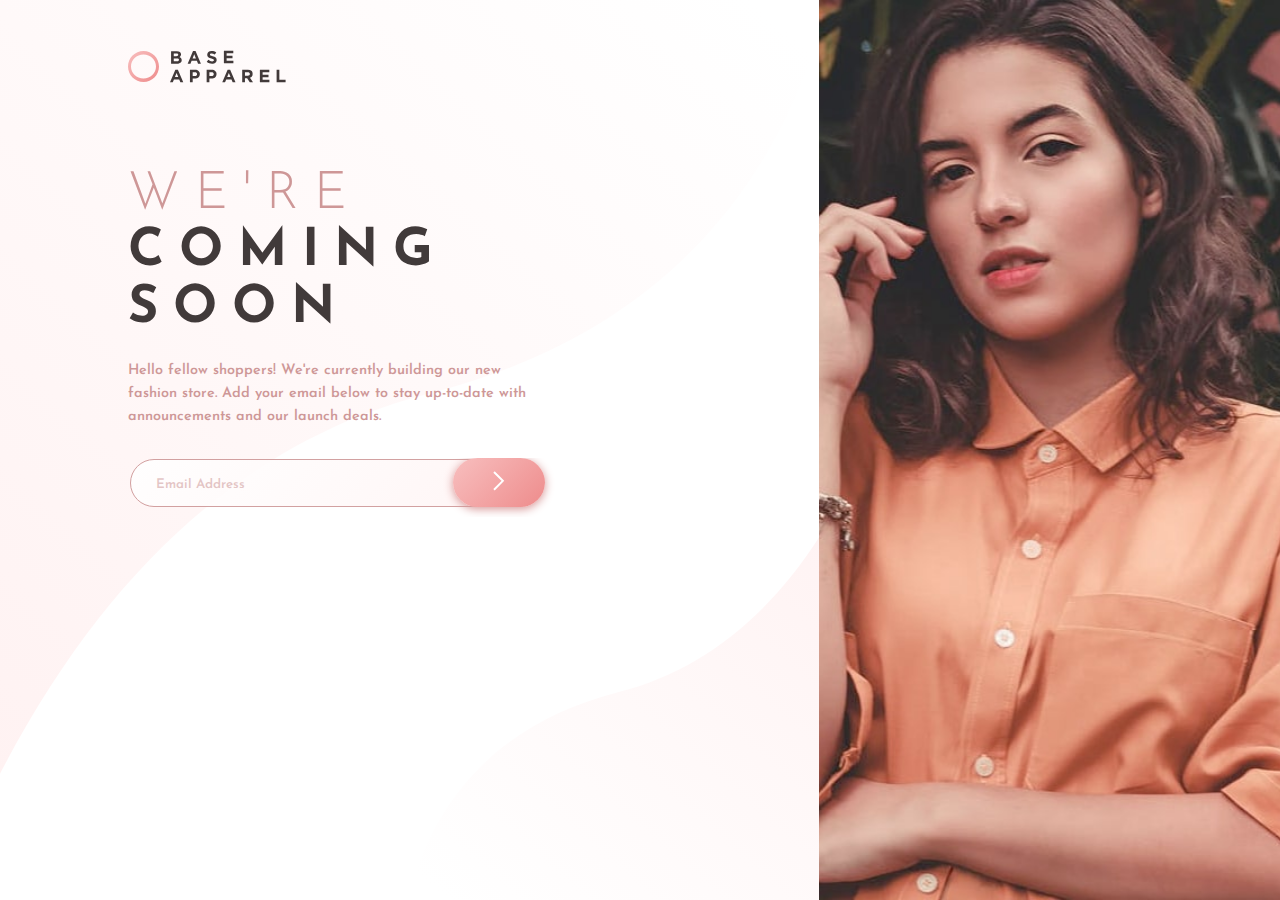
<file: base-apparel-coming-soon-page/index.html>
<!DOCTYPE html>
<html lang="en">

<head>
  <meta charset="UTF-8">
  <meta name="viewport" content="width=device-width, initial-scale=1.0">

  <title>Base Apparel Coming Soon Page</title>

  <!-- Favicon -->
  <link rel="icon" type="image/png" sizes="32x32" href="./images/favicon-32x32.png">

  <!-- StyleSheet -->
  <link rel="stylesheet" href="style.css">
</head>

<body>
  <div class="wrapper">
    <!-- Content Section -->
    <section class="content-section">
      <div class="logo">
        <img src="images/logo.svg" alt="logo">
      </div>
      <h1 class="heading">
        <span>We're</span> coming soon
      </h1>
      <div class="content">
        Hello fellow shoppers! We're currently building our new fashion store.
        Add your email below to stay up-to-date with announcements and our launch deals.
      </div>
      <div class="email">
        <input type="text" placeholder="Email Address">
        <img class="error-icon" src="images/icon-error.svg" alt="icon-error">
        <button onclick="validateEmail()">
          <img src="images/icon-arrow.svg" alt="icon-arrow">
        </button>
      </div>
      <p class="error-text">Please provide a valid email</p>
    </section>
    <!-- Hero Image Section -->
    <section class="image-section">
      <div></div>
    </section>
    <!-- Small Screen Logo -->
    <div class="sm-scr-logo">
      <img src="images/logo.svg" alt="logo">
    </div>
  </div>

  <!-- JavaScript -->
  <script src="index.js" type="text/javascript" charset="UTF-8"></script>
</body>
</html>
</file>
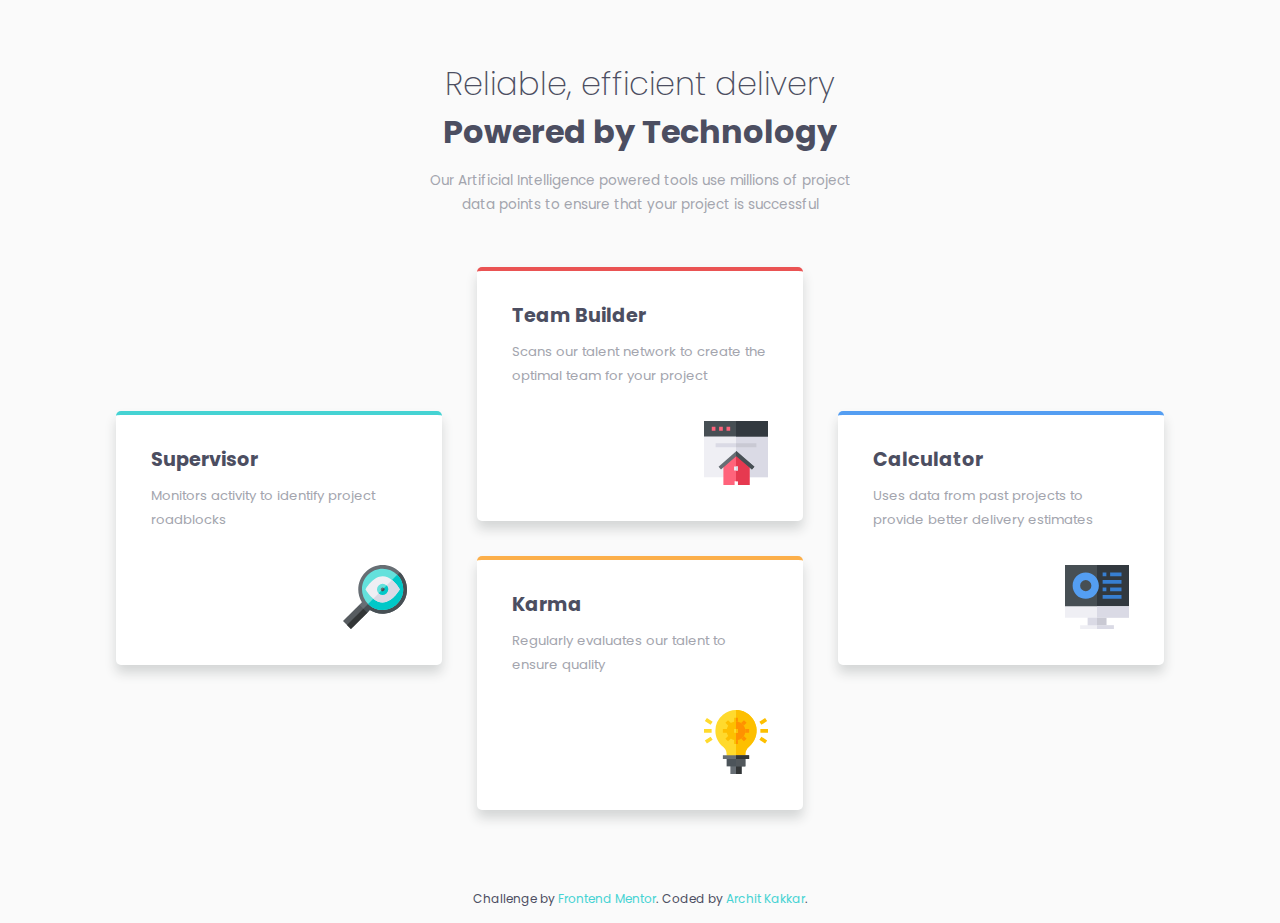
<file: four-card-feature-section/index.html>
<!DOCTYPE html>
<html lang="en">

<head>
  <meta charset="UTF-8" />
  <meta name="viewport" content="width=device-width, initial-scale=1.0" />

  <title>Four Card Feature Section</title>

  <!-- Favicon -->
  <link rel="icon" type="image/png" sizes="32x32" href="./images/favicon-32x32.png" />

  <!-- Stylesheet -->
  <link rel="stylesheet" href="style.css" />
</head>

<body>
  <div class="wrapper">
    <!-- Title Section -->
    <section class="title">
      <h1 class="title-heading-1">Reliable, efficient delivery</h1>
      <h1 class="title-heading-2">Powered by Technology</h1>
      <p class="title-content">
        Our Artificial Intelligence powered tools use millions of project data points to ensure that your project is
        successful
      </p>
    </section>

    <!-- Cards Section -->
    <main class="container">
      <!-- Supervisor Card -->
      <div class="supervisor-card">
        <h3>Supervisor</h3>
        <p>Monitors activity to identify project roadblocks</p>
        <div class="icon">
          <img src="images/icon-supervisor.svg" alt="icon-supervisor" />
        </div>
      </div>
      <div class="inner-container">
        <!-- Team-Builder Card -->
        <div class="teambuilder-card">
          <h3>Team Builder</h3>
          <p>Scans our talent network to create the optimal team for your project</p>
          <div class="icon">
            <img src="images/icon-team-builder.svg" alt="icon-team-builder" />
          </div>
        </div>
        <!-- Karma Card -->
        <div class="karma-card">
          <h3>Karma</h3>
          <p>Regularly evaluates our talent to ensure quality</p>
          <div class="icon">
            <img src="images/icon-karma.svg" alt="icon-karma" />
          </div>
        </div>
      </div>
      <!-- Calculator Card -->
      <div class="calculator-card">
        <h3>Calculator</h3>
        <p>Uses data from past projects to provide better delivery estimates</p>
        <div class="icon">
          <img src="images/icon-calculator.svg" alt="icon-calculator" />
        </div>
      </div>
    </main>

    <footer>
      <p>
        <span>Challenge by</span>
        <a href="https://www.frontendmentor.io/challenges/four-card-feature-section-weK1eFYK" target="_blank">Frontend Mentor</a>.
        <span> Coded by </span>
        <a href="https://www.frontendmentor.io/profile/architkakkar" target="_blank">Archit Kakkar</a>.
      </p>
    </footer>
  </div>
</body>

</html>
</file>
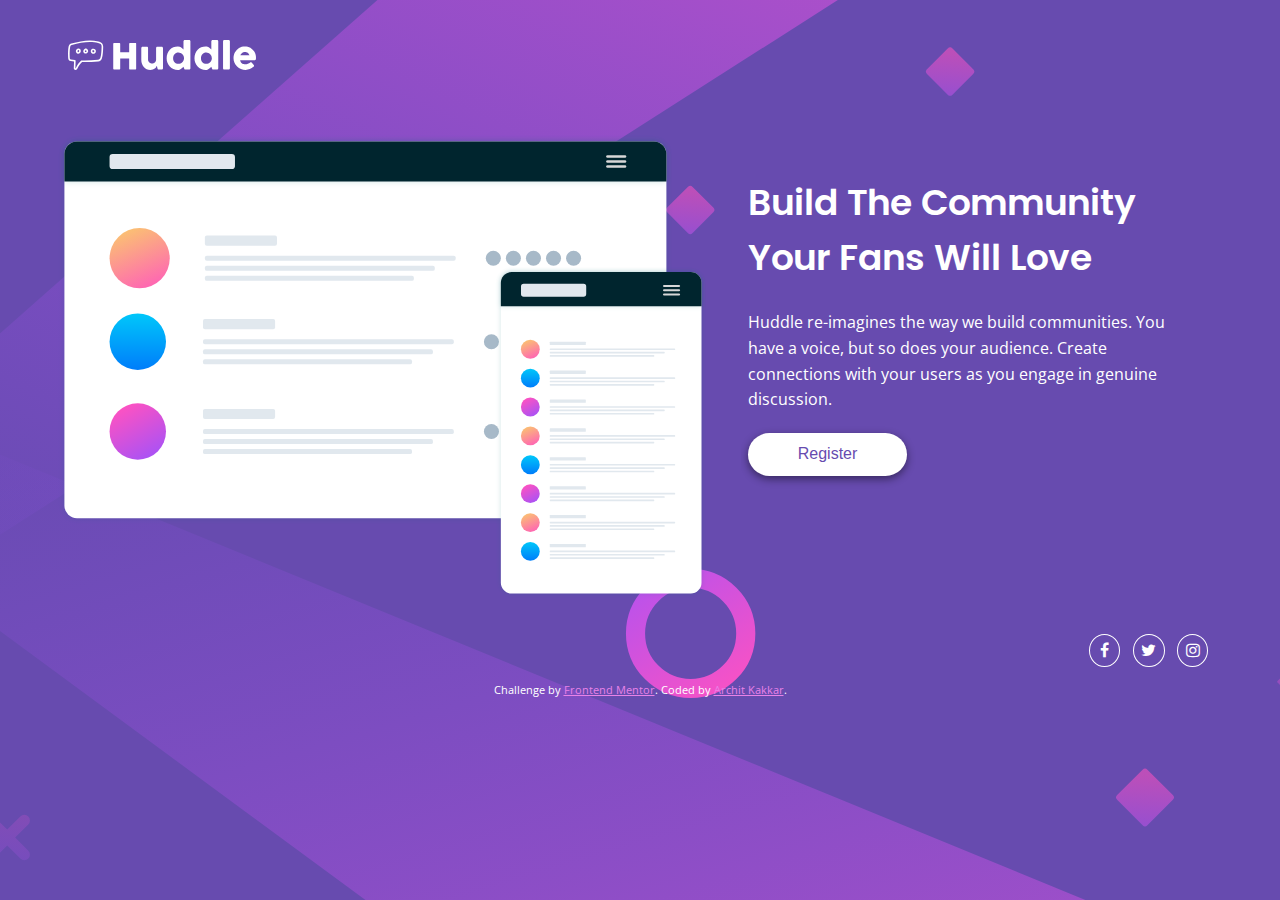
<file: huddle-landing-page-with-single-intro-section/index.html>
<!DOCTYPE html>
<html lang="en">

<head>
  <meta charset="UTF-8">
  <meta name="viewport" content="width=device-width, initial-scale=1.0">

  <title>Huddle Landing Page with Single Intro Section</title>

  <!-- Favicon   -->
  <link rel="icon" type="image/png" sizes="32x32" href="./images/favicon-32x32.png">

  <!-- Font Awesome Icons -->
  <link rel="stylesheet" href="https://cdnjs.cloudflare.com/ajax/libs/font-awesome/4.7.0/css/font-awesome.min.css">

  <!-- Stylesheet   -->
  <link rel="stylesheet" href="style.css">
</head>

<body>
  <div class="wrapper">
    <!-- Title Logo -->
    <section class="logo">
      <img src="images/logo.svg" alt="logo">
    </section>

    <!-- Main Body -->
    <main>
      <div class="image-section">
        <img src="images/illustration-mockups.svg" alt="illustration-mockups">
      </div>
      <div class="content-section">
        <h1 class="heading">Build The Community Your Fans Will Love</h1>
        <p class="content">
          Huddle re-imagines the way we build communities. You have a voice, but so does your audience. Create
          connections with your users as you engage in genuine discussion.
        </p>
        <button class="register-btn">Register</button>
    </main>
    
    <!-- Social Icons -->
    <section class="social-icons">
      <i class="fa fa-facebook-f"></i>
      <i class="fa fa-twitter"></i>
      <i class="fa fa-instagram"></i>
    </section>
    
    <!-- Footer Section -->
    <footer>
      <p class="attribution">
        Challenge by <a href="https://www.frontendmentor.io/challenges/huddle-landing-page-with-a-single-introductory-section-B_2Wvxgi0" target="_blank">Frontend Mentor</a>.
        Coded by <a href="https://www.frontendmentor.io/profile/architkakkar">Archit Kakkar</a>.
      </p>
    </footer>
  </div>
</body>
</html>
</file>
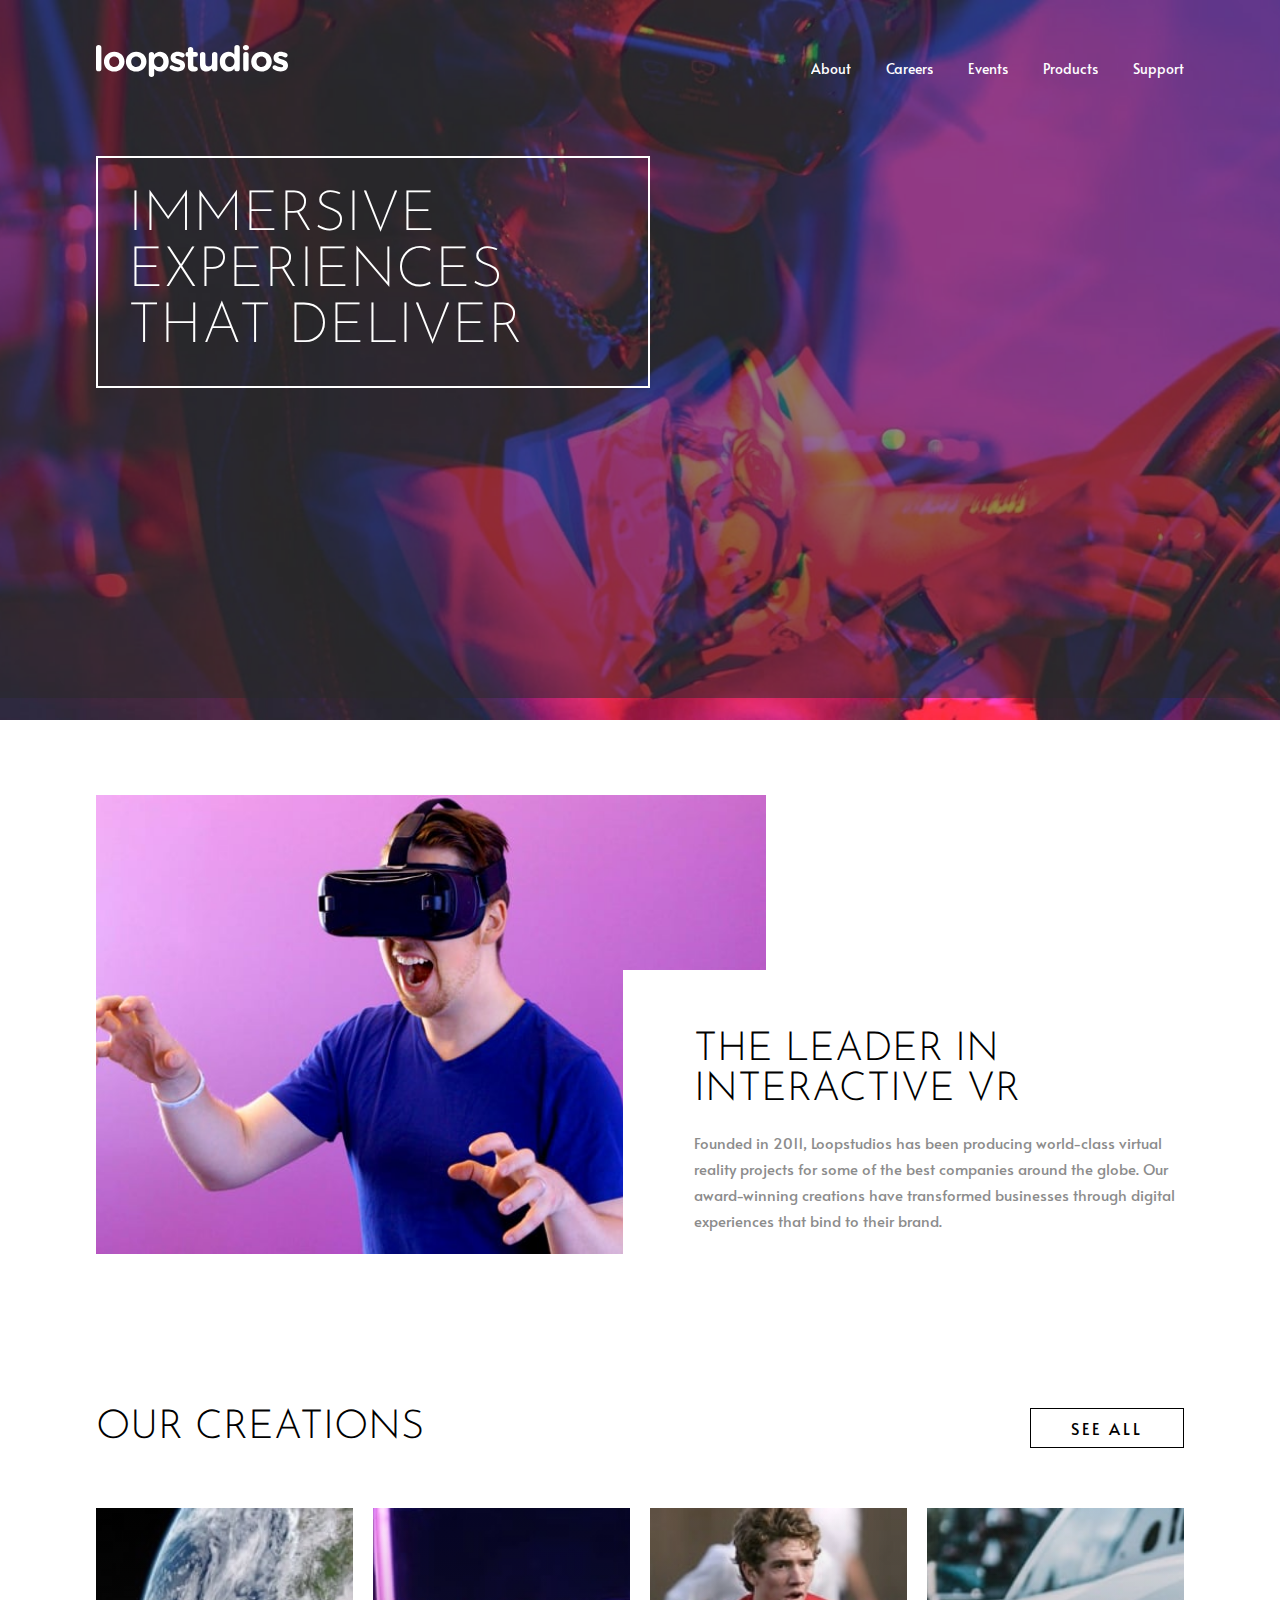
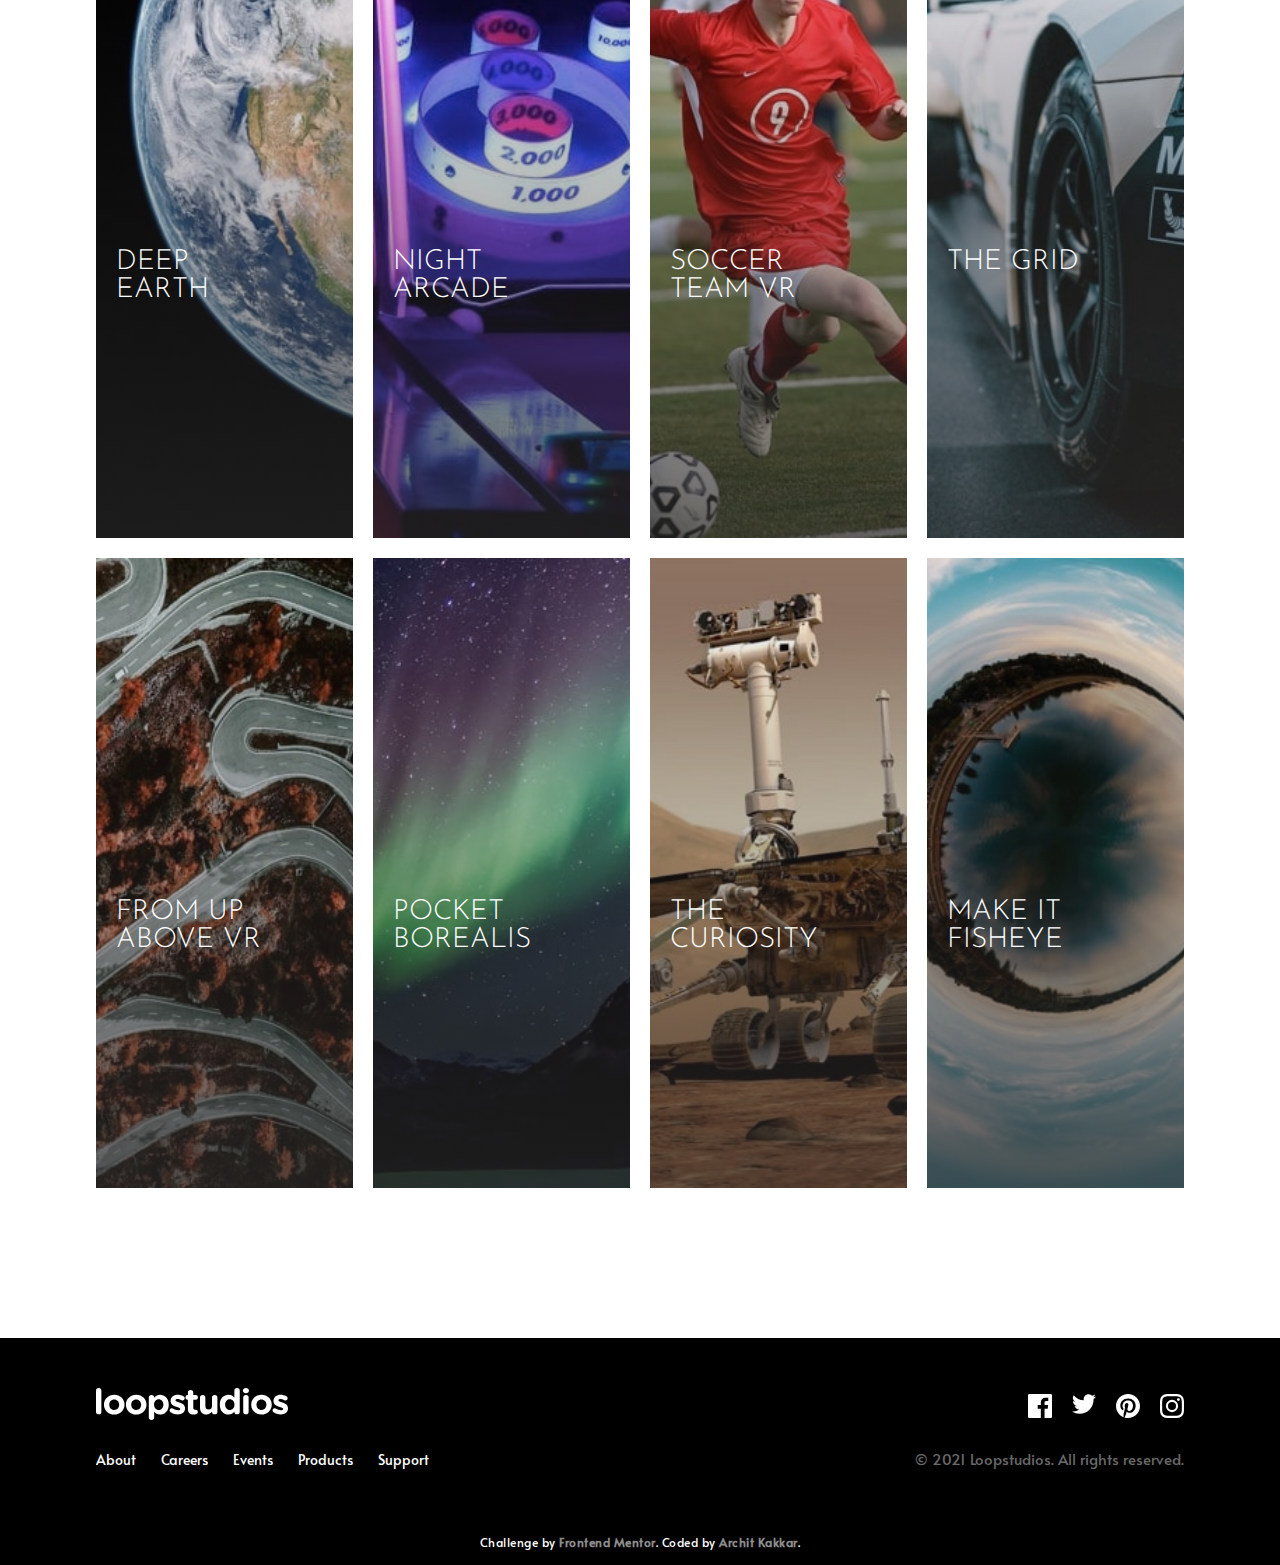
<file: loopstudios-landing-page/index.html>
<!DOCTYPE html>
<html lang="en">

<head>
    <meta charset="UTF-8" />
    <meta name="viewport" content="width=device-width, initial-scale=1.0" />

    <title>Loopstudios Landing Page</title>

    <!-- Favicon -->
    <link rel="icon" type="image/png" sizes="32x32" href="./images/favicon-32x32.png" />

    <!-- My Stylesheet -->
    <link rel="stylesheet" href="style.css" />
</head>

<body>
    <!-- Header Section -->
    <section class="header">
        <div>
            <header>
                <div class="logo">
                    <img src="images/logo.svg" alt="loopstudios" />
                </div>
                <div class="hamburger">
                    <img class="icon-hamburger" src="images/icon-hamburger.svg" alt="icon-hamburger">
                    <img class="icon-close" src="images/icon-close.svg" alt="icon-close">
                    <ul class="navbar-links">
                        <li><a href="#about"> About </a></li>
                        <li><a href="#careers"> Careers </a></li>
                        <li><a href="#events"> Events </a></li>
                        <li><a href="#products"> Products </a></li>
                        <li><a href="#support"> Support </a></li>
                    </ul>
                </div>
            </header>
            <h1>Immersive experiences that deliver</h1>
        </div>
    </section>

    <!-- About-us Section -->
    <section class="about">
        <div>
            <img src="images/mobile/image-interactive.jpg" alt="image-interactive" />
        </div>
        <div class="about-content">
            <h1>The leader in interactive VR</h1>
            <p>
                Founded in 2011, Loopstudios has been producing world-class virtual
                reality projects for some of the best companies around the globe.
                Our award-winning creations have transformed businesses through
                digital experiences that bind to their brand.
            </p>
        </div>
    </section>

    <!-- Cards-Section -->
    <section class="features">
        <div class="desktop-features-header">
            <h1>Our creations</h1>
            <div class="button-desktop">
                <button>See all</button>
            </div>
        </div>
        <div class="container">
            <div class="card-1">
                <div class="overlay">
                    <p>Deep earth</p>
                </div>
            </div>
            <div class="card-2">
                <div class="overlay">
                    <p>Night arcade</p>
                </div>
            </div>
            <div class="card-3">
                <div class="overlay">
                    <p>Soccer team VR</p>
                </div>
            </div>
            <div class="card-4">
                <div class="overlay">
                    <p>The grid</p>
                </div>
            </div>
            <div class="card-5">
                <div class="overlay">
                    <p>From up above VR</p>
                </div>
            </div>
            <div class="card-6">
                <div class="overlay">
                    <p>Pocket borealis</p>
                </div>
            </div>
            <div class="card-7">
                <div class="overlay">
                    <p>The curiosity</p>
                </div>
            </div>
            <div class="card-8">
                <div class="overlay">
                    <p>Make it fisheye</p>
                </div>
            </div>
        </div>
        <div class="button-mobile">
            <button>See all</button>
        </div>
    </section>

    <!-- Footer Section -->
    <section class="footer">
        <div class="footer-top">
            <div>
                <img src="images/logo.svg" alt="loopstudios" />
            </div>
            <ul class="footer-links">
                <li><a class="footer-link" href="#about"> About </a></li>
                <li><a class="footer-link" href="#careers"> Careers </a></li>
                <li><a class="footer-link" href="#events"> Events </a></li>
                <li><a class="footer-link" href="#products"> Products </a></li>
                <li><a class="footer-link" href="#support"> Support </a></li>
            </ul>
        </div>
        <div class="footer-bottom">
            <ul class="social-icons">
                <li><img src="images/icon-facebook.svg" alt="fb-icon" /></li>
                <li><img src="images/icon-twitter.svg" alt="twt-icon" /></li>
                <li><img src="images/icon-pinterest.svg" alt="pin-icon" /></li>
                <li><img src="images/icon-instagram.svg" alt="insta-icon" /></li>
            </ul>
            <p class="copyright">© 2021 Loopstudios. All rights reserved.</p>
        </div>
    </section>

    <footer class="attribution">
        Challenge by <a href="https://www.frontendmentor.io/challenges/loopstudios-landing-page-N88J5Onjw" target="_blank">Frontend Mentor</a>.
        Coded by <a href="https://www.frontendmentor.io/profile/architkakkar" target="_blank">Archit Kakkar</a>.
    </footer>

    <script src="index.js" type="text/javascript" charset="UTF-8"></script>
</body>

</html>
</file>
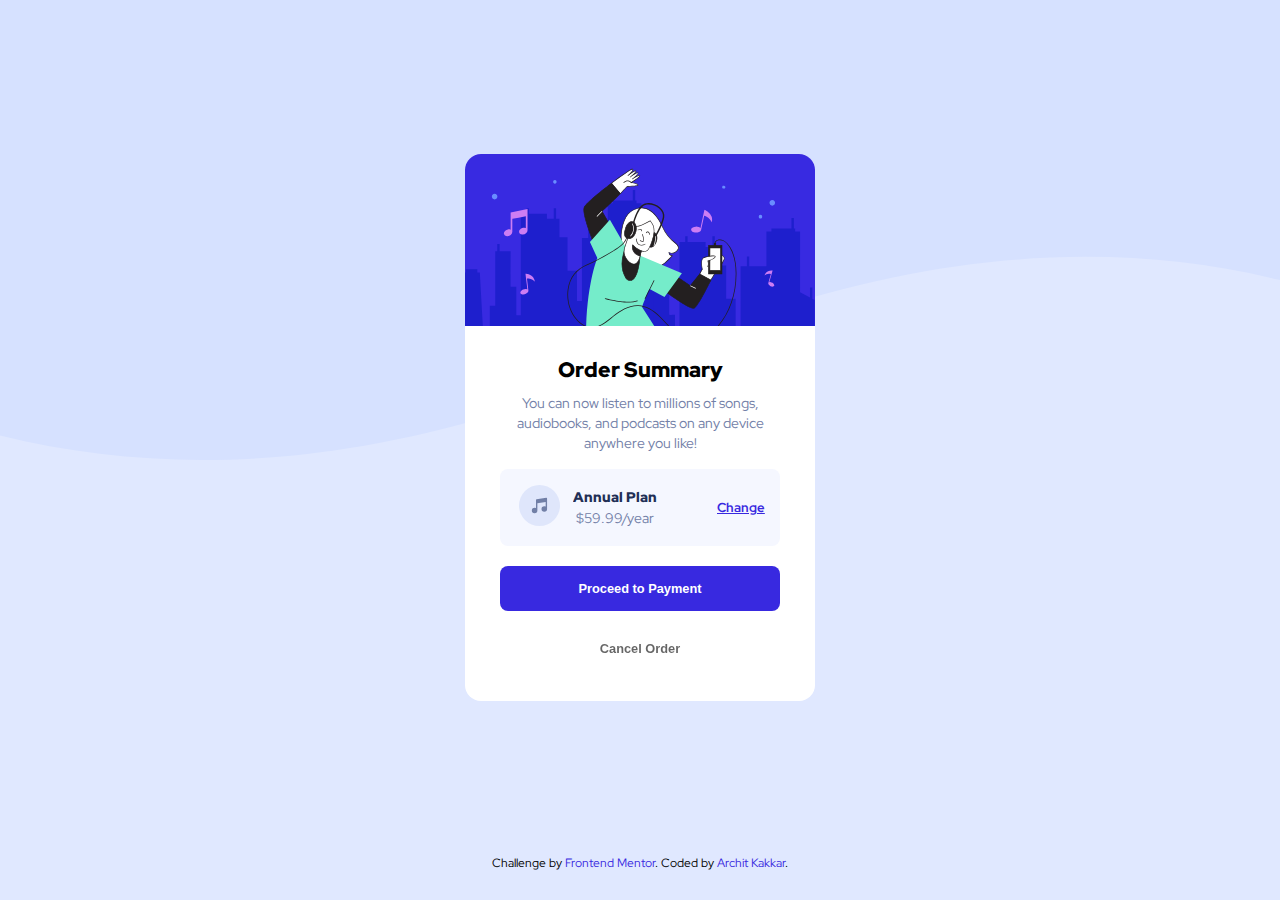
<file: order-summary-card-component/index.html>
<!DOCTYPE html>
<html lang="en">

<head>
    <meta charset="UTF-8">
    <meta name="viewport" content="width=device-width, initial-scale=1.0">

    <title>Order Summary Card</title>

    <!-- Favicon -->
    <link rel="icon" type="image/png" sizes="32x32" href="images/favicon-32x32.png">

    <!-- Stylesheet -->
    <link rel="stylesheet" href="style.css">
</head>

<body>
    <!-- Curvy Background Design -->
    <div class="bg-image"></div>

    <!-- Main Card Section -->
    <div class="wrapper">
        <main class="summary-card">
            <img src="images/illustration-hero.svg" class="hero-image">

            <section class="content-section">
                <div class="content">
                    <h3>Order Summary</h3>
                    <p>You can now listen to millions of songs, audiobooks, and podcasts on any device anywhere you
                        like!</p>
                </div>
                <div class="pricing-section">
                    <div>
                        <img src="images/icon-music.svg" class="music-icon">
                    </div>
                    <div class="price">
                        <span class="price-tag">Annual Plan</span>
                        <span class="amount">$59.99/year</span>
                    </div>
                    <div class="link">
                        <a href="#">Change</a>
                    </div>
                </div>
                <div class="btn">
                    <button class="payment-btn">Proceed to Payment</button>
                    <button class="cancel-btn">Cancel Order</button>
                </div>
            </section>
        </main>
    </div>

    <!-- Footer Section -->
    <footer>
        <p>
          <span>Challenge by</span>
          <a href="https://www.frontendmentor.io/challenges/order-summary-component-QlPmajDUj" target="_blank">Frontend Mentor</a>.
          <span> Coded by </span>
          <a href="https://www.frontendmentor.io/profile/architkakkar" target="_blank">Archit Kakkar</a>.
        </p>
      </footer>

</body>

</html>
</file>
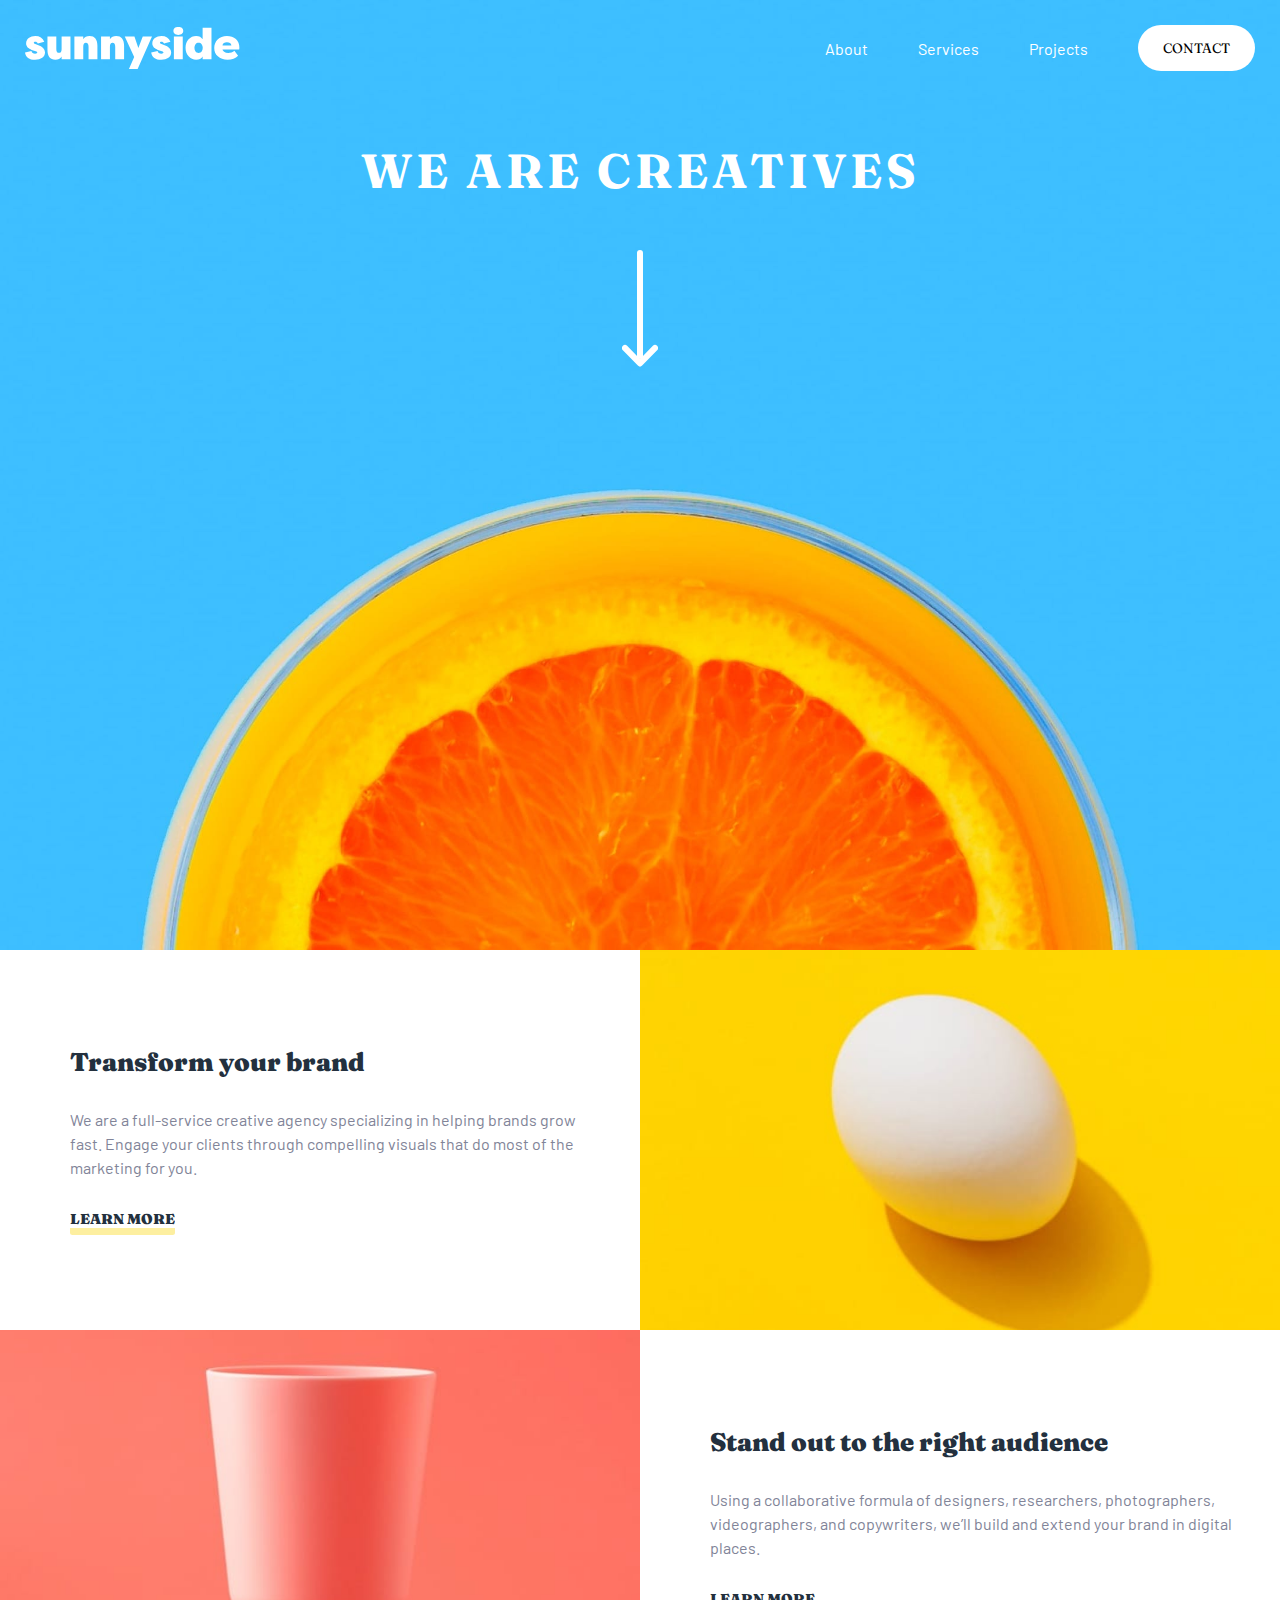
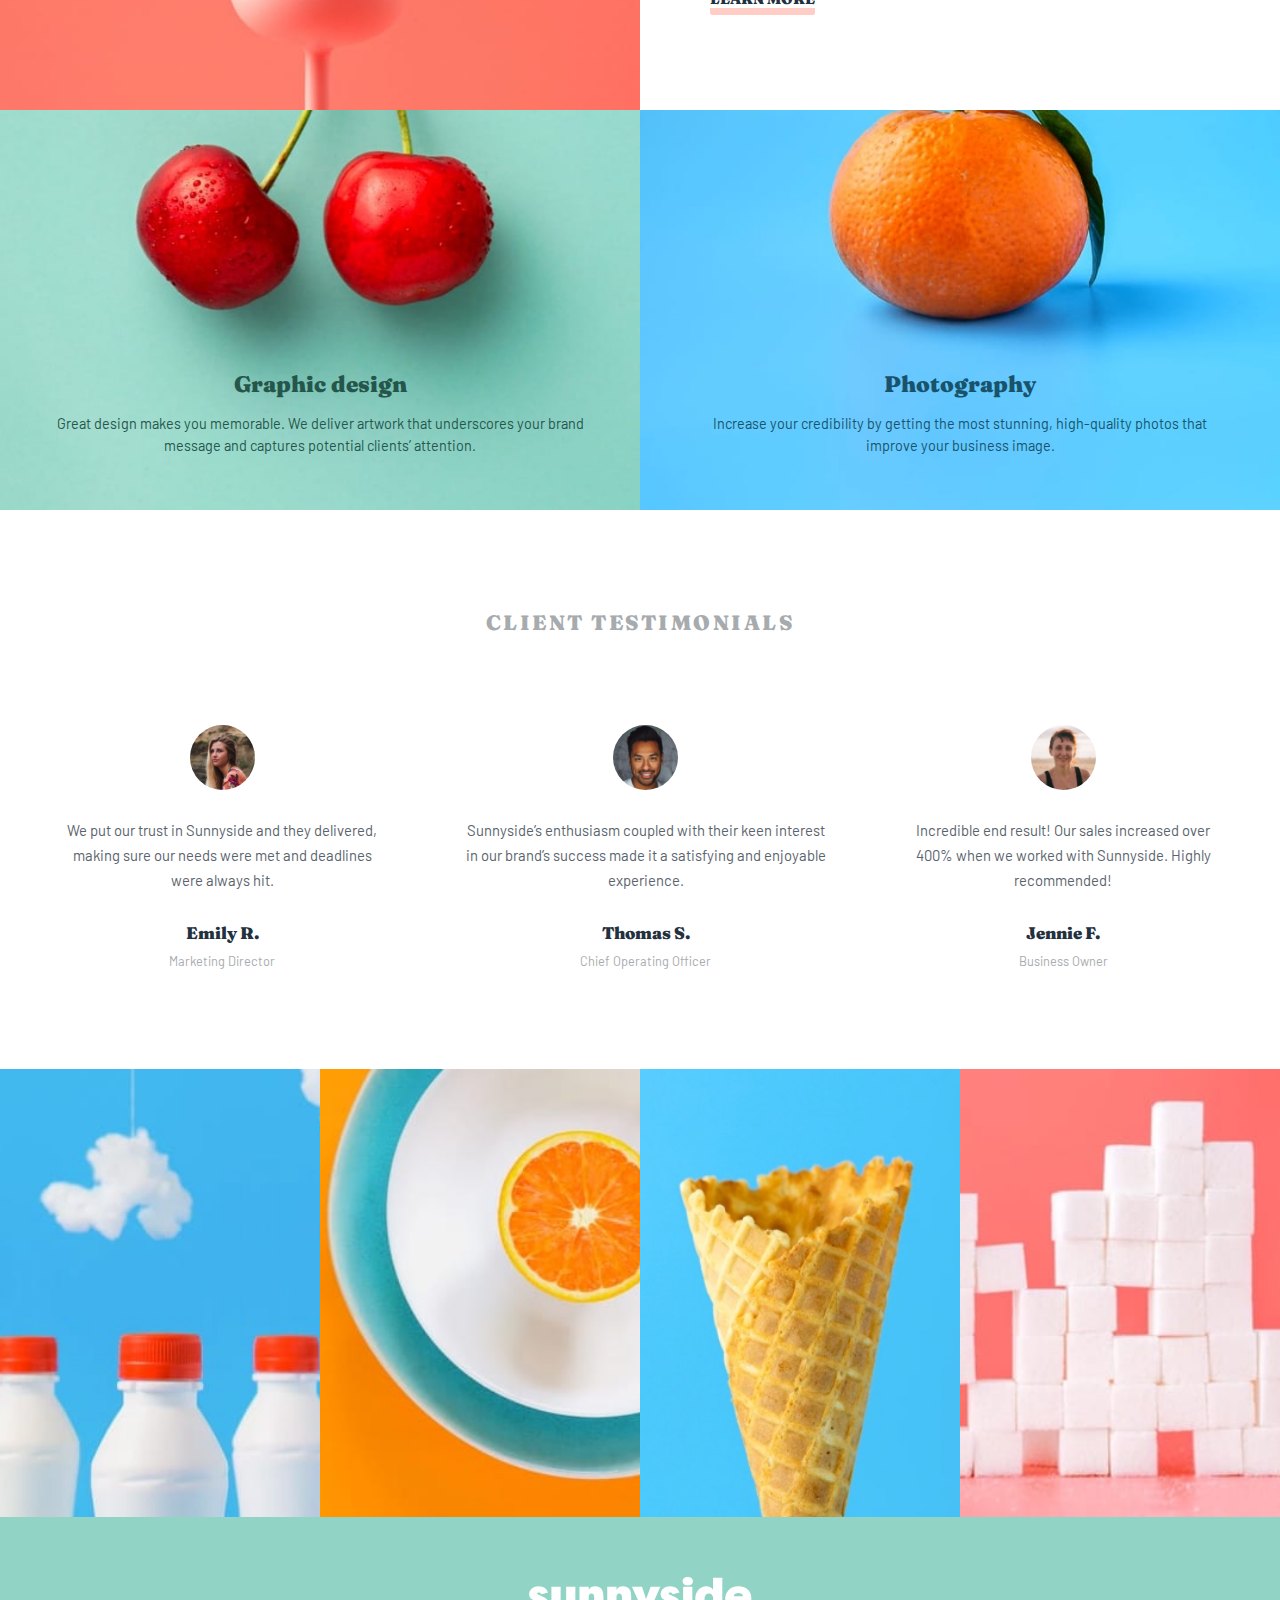
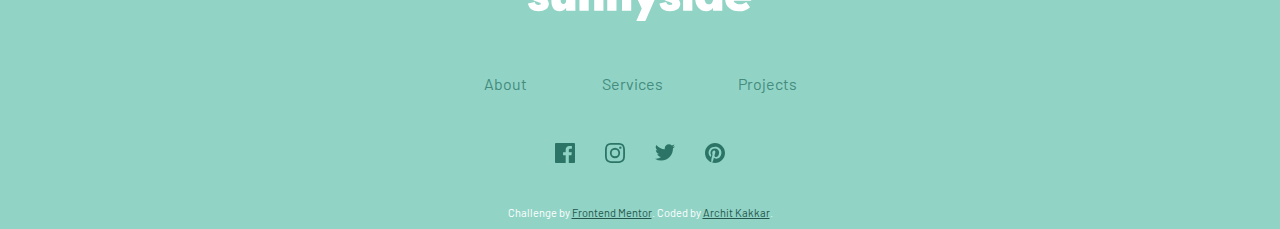
<file: sunnyside-agency-landing-page/index.html>
<!DOCTYPE html>
<html lang="en">

<head>
  <meta charset="UTF-8" />
  <meta http-equiv="X-UA-Compatible" content="IE=edge" />
  <meta name="viewport" content="width=device-width, initial-scale=1.0" />

  <link rel="icon" type="image/png" sizes="32x32" href="./images/favicon-32x32.png" />

  <title>Sunnyside Agency</title>

  <link rel="stylesheet" href="style.css" />
</head>

<body>
  <div class="header">
    <header>
      <nav>
        <img src="images/logo.svg" alt="sunnyside" class="logo" />
        <img class="hamburger" src="images/icon-hamburger.svg" alt="hamburger-icon" />
        <div class="hamburger-downshape"></div>
        <ul class="dropdown">
          <li>About</li>
          <li>Services</li>
          <li>Projects</li>
          <li class="active">Contact</li>
        </ul>
      </nav>
      <h1>We are creatives</h1>
      <div class="arrow">
        <img class="arrow-down" src="images/icon-arrow-down.svg" alt="arrow-down" />
      </div>
    </header>
  </div>

  <div class="section section-1">
    <div class="image"></div>
    <section>
      <h1 class="heading">Transform your brand</h1>
      <p class="content">
        We are a full-service creative agency specializing in helping brands
        grow fast. Engage your clients through compelling visuals that do most
        of the marketing for you.
      </p>
      <button>Learn more</button>
    </section>
  </div>

  <div class="section section-2">
    <div class="image"></div>
    <section>
      <h1 class="heading">Stand out to the right audience</h1>
      <p class="content">
        Using a collaborative formula of designers, researchers,
        photographers, videographers, and copywriters, we’ll build and extend
        your brand in digital places.
      </p>
      <button>Learn more</button>
    </section>
  </div>

  <div class="container">
    <div class="section section-3">
      <section>
        <h1 class="heading">Graphic design</h1>
        <p class="content">
          Great design makes you memorable. We deliver artwork that underscores
          your brand message and captures potential clients’ attention.
        </p>
      </section>
    </div>

    <div class="section section-4">
      <section>
        <h1 class="heading">Photography</h1>
        <p class="content">
          Increase your credibility by getting the most stunning, high-quality
          photos that improve your business image.
        </p>
      </section>
    </div>
  </div>

  <h3 class="testimonials-heading">Client testimonials</h3>
  <div class="testimonials">
    <section class="testimonial-section">
      <img src="images/image-emily.jpg" alt="Emily-img" />
      <p class="review">
        We put our trust in Sunnyside and they delivered, making sure our
        needs were met and deadlines were always hit.
      </p>
      <p class="name">Emily R.</p>
      <p class="position">Marketing Director</p>
    </section>
    <section class="testimonial-section">
      <img src="images/image-thomas.jpg" alt="Emily-img" />
      <p class="review">
        Sunnyside’s enthusiasm coupled with their keen interest in our brand’s
        success made it a satisfying and enjoyable experience.
      </p>
      <p class="name">Thomas S.</p>
      <p class="position">Chief Operating Officer</p>
    </section>
    <section class="testimonial-section">
      <img src="images/image-jennie.jpg" alt="Emily-img" />
      <p class="review">
        Incredible end result! Our sales increased over 400% when we worked
        with Sunnyside. Highly recommended!
      </p>
      <p class="name">Jennie F.</p>
      <p class="position">Business Owner</p>
    </section>
  </div>

  <div class="image-section">
    <div class="milkbottles"></div>
    <div class="orange"></div>
    <div class="cone"></div>
    <div class="sugar-cubes"></div>
  </div>

  <div class="footer">
    <img src="images/logo.svg" alt="sunnyside" />
    <ul class="footer-links">
      <li>
        <a href="#">About</a>
      </li>
      <li>
        <a href="#">Services</a>
      </li>
      <li>
        <a href="#">Projects</a>
      </li>
    </ul>
    <ul class="social-icons">
      <li>
        <a href="#"><img src="images/icon-facebook.svg" alt="facebook" /></a>
      </li>
      <li>
        <a href="#"><img src="images/icon-instagram.svg" alt="instagram" /></a>
      </li>
      <li>
        <a href="#"><img src="images/icon-twitter.svg" alt="twitter" /></a>
      </li>
      <li>
        <a href="#"><img src="images/icon-pinterest.svg" alt="pinterest" /></a>
      </li>
    </ul>
    <footer>
      Challenge by
      <a href="https://www.frontendmentor.io/challenges/sunnyside-agency-landing-page-7yVs3B6ef/hub/sunnyside-agency-landing-page-9Q93eZ2Ijo" target="_blank">Frontend Mentor</a>. Coded by <a href="https://www.frontendmentor.io/profile/architkakkar">Archit Kakkar</a>.
    </footer>
  </div>

  <script src="index.js" type="text/javascript" charset="UTF-8"></script>
</body>

</html>
</file>
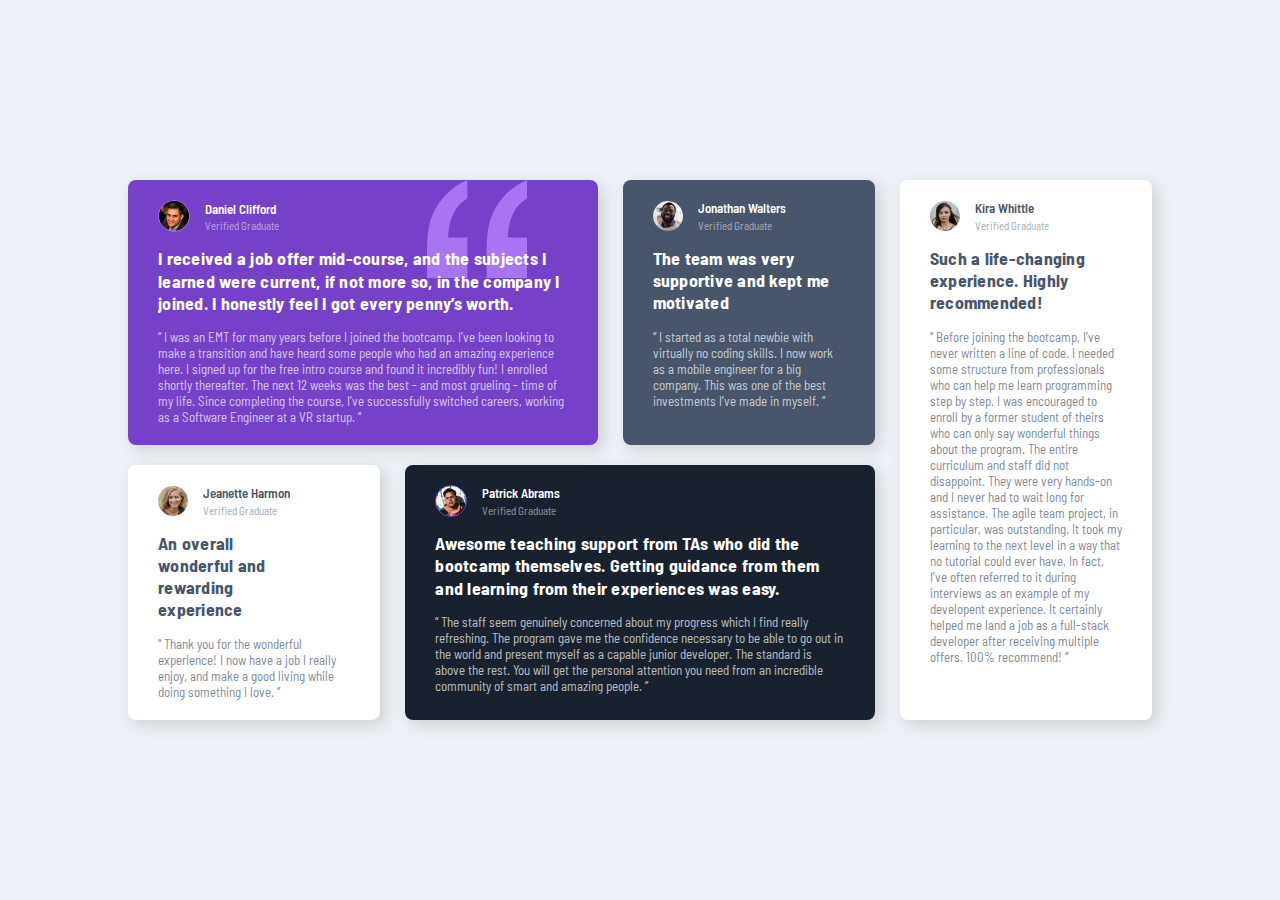
<file: testimonial-grid-section/index.html>
<!DOCTYPE html>
<html lang="en">

<head>
  <meta charset="UTF-8">
  <meta name="viewport" content="width=device-width, initial-scale=1.0">

  <link rel="icon" type="image/png" sizes="32x32" href="images/favicon-32x32.png">

  <title>Testimonial Grid Section</title>

  <link rel="stylesheet" href="style.css">
</head>

<body>
  <main class="container">
    <!-- Card1 -->
    <section class="card1">
      <img src="images/bg-pattern-quotation.svg" alt="" class="quotes">
      <div class="profile">
        <img src="images/image-daniel.jpg" alt="">
        <div>
          <p class="name">Daniel Clifford</p>
          <p class="about">Verified Graduate</p>
        </div>
      </div>
      <h2 class="heading">
        I received a job offer mid-course, and the subjects I learned were current, if not more so,
        in the company I joined. I honestly feel I got every penny’s worth.
      </h2>
      <p class="content">
        “ I was an EMT for many years before I joined the bootcamp. I’ve been looking to make a
        transition and have heard some people who had an amazing experience here. I signed up
        for the free intro course and found it incredibly fun! I enrolled shortly thereafter.
        The next 12 weeks was the best - and most grueling - time of my life. Since completing
        the course, I’ve successfully switched careers, working as a Software Engineer at a VR startup. ”
      </p>
    </section>

    <!-- Card2 -->
    <section class="card2">
      <div class="profile">
        <img src="images/image-jonathan.jpg" alt="">
        <div>
          <p class="name">Jonathan Walters</p>
          <p class="about">Verified Graduate</p>
        </div>
      </div>
      <h2 class="heading">
        The team was very supportive and kept me motivated
      </h2>
      <p class="content">
        “ I started as a total newbie with virtually no coding skills. I now work as a mobile engineer
        for a big company. This was one of the best investments I’ve made in myself. ”
      </p>
    </section>

    <!-- Card3 -->
    <section class="card3">
      <div class="profile">
        <img src="images/image-jeanette.jpg" alt="">
        <div>
          <p class="name">Jeanette Harmon</p>
          <p class="about">Verified Graduate</p>
        </div>
      </div>
      <h2 class="heading">
        An overall wonderful and rewarding experience
      </h2>
      <p class="content">
        “ Thank you for the wonderful experience! I now have a job I really enjoy, and make a good living
        while doing something I love. ”
      </p>
    </section>

    <!-- Card4 -->
    <section class="card4">
      <div class="profile">
        <img src="images/image-patrick.jpg" alt="">
        <div>
          <p class="name">Patrick Abrams</p>
          <p class="about">Verified Graduate</p>
        </div>
      </div>
      <h2 class="heading">
        Awesome teaching support from TAs who did the bootcamp themselves. Getting guidance from them and
        learning from their experiences was easy.
      </h2>
      <p class="content">
        “ The staff seem genuinely concerned about my progress which I find really refreshing. The program
        gave me the confidence necessary to be able to go out in the world and present myself as a capable
        junior developer. The standard is above the rest. You will get the personal attention you need from
        an incredible community of smart and amazing people. ”
      </p>
    </section>

    <!-- Card5 -->
    <section class="card5">
      <div class="profile">
        <img src="images/image-kira.jpg" alt="">
        <div>
          <p class="name">Kira Whittle</p>
          <p class="about">Verified Graduate</p>
        </div>
      </div>
      <h2 class="heading">
        Such a life-changing experience. Highly recommended!
      </h2>
      <p class="content">
        “ Before joining the bootcamp, I’ve never written a line of code. I needed some structure from
        professionals who can help me learn programming step by step. I was encouraged to enroll by a former
        student of theirs who can only say wonderful things about the program. The entire curriculum and staff
        did not disappoint. They were very hands-on and I never had to wait long for assistance. The agile team
        project, in particular, was outstanding. It took my learning to the next level in a way that no tutorial
        could ever have. In fact, I’ve often referred to it during interviews as an example of my developent
        experience. It certainly helped me land a job as a full-stack developer after receiving multiple offers.
        100% recommend! ”
      </p>
    </section>
  </main>
</body>

</html>
</file>
<file: base-apparel-coming-soon-page/style.css>
@import url('https://fonts.googleapis.com/css2?family=Josefin+Sans:wght@300;400;600&display=swap');

* {
    margin: 0;
    padding: 0;
    overflow-x: hidden;
}

body {
    font-family: 'Josefin Sans', sans-serif;
    font-size: 0.9rem;
}

.wrapper {
    display: flex;
    height: 100vh;
    width: 100vw;
}

.content-section {
    background: url("images/bg-pattern-desktop.svg") no-repeat center center/cover;
    width: 55%;
    height: 100%;
    padding: 0 10vw;
}

.logo {
    padding-top: 50px;
}

.heading {
    color: hsl(0, 6%, 24%);
    font-size: 3.25rem;
    text-transform: uppercase;
    letter-spacing: 15px;
    line-height: 1.1;
    padding-top: 80px;
}

.heading>span {
    font-weight: 300;
    color: hsl(0, 36%, 70%);
}

.content {
    color: hsl(0, 36%, 70%);
    font-weight: 600;
    line-height: 1.6;
    width: 72.5%;
    padding: 20px 0 30px;
}

.email {
    display: flex;
    width: 90%;
    position: relative;
}

.email>input {
    background: linear-gradient(135deg, hsl(0, 0%, 100%), hsl(0, 100%, 98%));
    flex: 1;
    border-radius: 2rem;
    padding: 12.5px 25px;
    color: hsl(0, 6%, 24%);
    font-weight: 600;
    border: 1px solid hsl(0, 36%, 70%);
    opacity: 90%;
    margin: 1.5px 1.5px 10px;
}

.email>input::placeholder {
    color: hsl(0, 36%, 70%);
    opacity: 60%;
    font-family: 'Josefin Sans', sans-serif;
}

.email>input:focus {
    outline-style: solid;
    outline-width: 1.5px;
    outline-color: hsl(0, 93%, 68%);
}

.email>button {
    padding: 13px 40px;
    border-radius: 1.75rem;
    transform: translateX(-90px);
    border: none;
    background: linear-gradient(135deg, hsl(0, 80%, 86%), hsl(0, 74%, 74%));
    margin: 0.5px 0 10px;
    cursor: pointer;
    box-shadow: 0 2px 10px hsl(0, 45%, 71%);
}

.email>button:hover {
    background: hsl(0, 80%, 86%);
}

.error-icon {
    position: absolute;
    top: 22.5%;
    right: 190px;
    visibility: hidden;
}

.error-text {
    color: hsl(0, 93%, 68%);
    font-weight: 600;
    font-size: 0.8rem;
    padding: 0 0 30px 27.5px;
    visibility: hidden;
}

.invalid-email {
    visibility: visible;
}

.sm-scr-logo {
    display: none;
}

/* Image Section */
.image-section {
    width: 45%;
    height: 100vh;
}

.image-section>div {
    background: url("images/hero-desktop.jpg") no-repeat center center/cover;
    object-fit: cover;
    height: 100%;
    width: 100%;
}

@media(max-width: 1024px) {
    .content-section {
        width: 50%;
        padding-right: 5vw;
        padding-left: 7.5vw;
    }

    .content {
        width: 82%;
    }

    .email {
        width: 100%;
    }

    .image-section {
        width: 50%;
    }
}

@media(max-width: 768px) {
    .wrapper {
        flex-direction: column-reverse;
        overflow: auto;
        height: auto;
    }

    .sm-scr-logo {
        display: block;
        margin: 25px 7.5vw;
    }

    .image-section {
        height: 55vh;
        width: 85vw;
        margin: 0 7.5vw;
    }

    .image-section>div {
        background: url("images/hero-mobile.jpg") no-repeat center center/cover;
    }

    .content-section {
        background: hsl(0, 100%, 98%);
        width: 85%;
        padding: 50px 0;
        margin: 0 7.5vw;
    }

    .logo {
        display: none;
    }

    .heading {
        padding: 0 50px;
        text-align: center;
        font-size: 3rem;
    }

    .content {
        text-align: center;
        width: auto;
        padding: 20px 50px 30px;
    }

    .email {
        padding-left: 47.5px;
    }

    .error-text {
        padding: 0 0 30px 75px;
    }
}

@media(max-width: 540px) {
    .image-section {
        width: 100%;
        margin: 0;
        height: 50vh;
    }

    .content-section {
        width: auto;
        margin: 0;
    }

    .heading {
        padding: 0;
    }

    .email {
        padding-left: 42.5px;
    }

    .error-text {
        padding: 0 0 30px 70px;
    }
}

@media(max-width: 376px) {
    .sm-scr-logo {
        width: 40%;
    }

    .sm-scr-logo>img {
        width: 100%;
    }

    .image-section {
        height: 42.5vh;
    }

    .heading {
        font-size: 2.5rem;
    }

    .content {
        font-size: 0.85rem;
    }

    .email {
        width: 110%;
        padding-left: 25px;
    }

    .error-text {
        padding: 0 0 30px 52.5px;
        font-size: 0.75rem;
    }
}
</file>
<file: four-card-feature-section/style.css>
@import url('https://fonts.googleapis.com/css2?family=Poppins:wght@200;400;600&display=swap');

* {
    margin: 0;
    padding: 0;
    overflow-x: hidden;
}

.wrapper {
    background-color: #fafafa;
    color: #4c4e61;
    font-family: 'Poppins', sans-serif;
    font-size: 15px;
    padding: 0 2.5vw;
}

/* Title Section */
.title {
    display: flex;
    flex-direction: column;
    justify-content: center;
    align-items: center;
    text-align: center;
    padding-top: 60px;
}

.title-heading-1 {
    font-weight: 200;
}

.title-heading-1,
.title-heading-2 {
    font-size: 2rem;
}

.title-content {
    color: #a3a5ae;
    font-size: 0.85rem;
    padding-top: 12.5px;
    line-height: 1.5rem;
    width: 35%;
}

/* Cards Section */
.container {
    display: flex;
    justify-content: center;
    align-items: center;
    padding-top: 30px;
    padding-bottom: 60px;
}

.supervisor-card,
.teambuilder-card,
.karma-card,
.calculator-card {
    background-color: #fff;
    border-radius: 5px;
    box-shadow: 0px 8px 12px 0px #d4d6d6;
    display: flex;
    flex-direction: column;
    height: 190px;
    width: 20vw;
    padding: 30px 35px;
}

.supervisor-card>h3,
.teambuilder-card>h3,
.karma-card>h3,
.calculator-card>h3 {
    font-size: 1.2rem;
    padding-bottom: 10px;
}

.supervisor-card>p,
.teambuilder-card>p,
.karma-card>p,
.calculator-card>p {
    color: #a3a5ae;
    font-size: 0.825rem;
    line-height: 1.5rem;
}

.icon {
    align-self: flex-end;
    margin-top: auto;
}

.supervisor-card {
    border-top: 4px solid #45d3d3;
}

.teambuilder-card {
    border-top: 4px solid #ea5353;
}

.karma-card {
    border-top: 4px solid #fcaf4a;
}

.calculator-card {
    border-top: 4px solid #549ef2;
}

.inner-container {
    display: flex;
    flex-direction: column;
    gap: 35px;
    padding: 20px 35px;
}

/* Footer Section */
footer>p {
    font-size: 0.75rem;
    text-align: center;
    padding-bottom: 15px;
}

footer>p>a {
    color: #45d3d3;
    text-decoration: none;
}

footer>p>a:hover {
    text-decoration: underline;
}

/* Media Queries */
@media (max-width: 992px) {
    .title-content {
        width: 55%;
    }

    .container {
        flex-wrap: wrap;
        gap: 35px;
        padding-top: 50px;
    }

    .supervisor-card,
    .teambuilder-card,
    .karma-card,
    .calculator-card {
        width: 30vw;
    }

    .supervisor-card {
        order: 1;
    }

    .calculator-card {
        order: 2;
    }

    .inner-container {
        order: 3;
        flex-direction: row;
        padding: 0 20px 20px;
    }
}

@media(max-width: 640px) {
    .title-content {
        width: 80%;
    }

    .container {
        flex-direction: column;
    }

    .inner-container {
        flex-direction: column;
    }

    .calculator-card {
        order: 3;
    }

    .supervisor-card,
    .teambuilder-card,
    .karma-card,
    .calculator-card {
        width: 60vw;
    }
}

@media(max-width: 375px) {
    .title-heading-1,
    .title-heading-2 {
        font-size: 1.6rem;
    }

    .supervisor-card>p,
    .teambuilder-card>p,
    .karma-card>p,
    .calculator-card>p {
        font-size: 0.725rem;
    }

    footer>p {
        font-size: 0.625rem;
    }
}
</file>
<file: huddle-landing-page-with-single-intro-section/style.css>
@import url('https://fonts.googleapis.com/css2?family=Open+Sans&family=Poppins:wght@400;600&display=swap');

* {
    margin: 0;
    padding: 0;
    overflow-x: hidden;
}

body {
    background-color: hsl(257, 40%, 49%);
    color: hsl(0, 0%, 100%);
    font-family: 'Open Sans', sans-serif;
}

.wrapper {
    background: url("images/bg-desktop.svg") no-repeat center center/cover;
    height: 100vh;
    width: 100vw;
}

/* Title-Logo Section */
.logo {
    padding: 30px 4.5vw 50px;
}

.logo>img {
    width: 17.5%;
}

main {
    display: flex;
    padding-left: 4.5vw;
    padding-right: 6vw;
}

.image-section {
    width: 60%;
}

.image-section>img {
    width: 95%;
}

.content-section {
    width: 40%;
    padding-top: 40px;   
    padding-left: 7px;
}

.heading {
    font-family: 'Poppins', sans-serif;
    font-size: 2.25rem;
    font-weight: 600;
    padding-bottom: 25px;
}

.content {
    line-height: 1.6;
    font-size: 1rem;
    margin-bottom: 20px;
}

.register-btn {
    background-color: hsl(0, 0%, 100%);
    border: none;
    border-radius: 5rem;
    color: hsl(257, 40%, 49%);
    cursor: pointer;
    font-size: 1rem;
    padding: 12.5px 50px;
    box-shadow: rgba(0, 0, 0, 0.468) 0px 3px 8px;
}

.register-btn:hover {
    background-color: hsl(300, 69%, 71%);
    color: hsl(0, 0%, 100%);
}
.social-icons {
    padding: 30px 4.5rem 15px;
    display: flex;
    justify-content: flex-end;
    align-items: center;
    gap: 12.5px;
}

.social-icons>i {
    border: 1.5px solid white;
    border-radius: 100%;
    cursor: pointer;
    padding: 7.5px;
}

.fa-facebook-f:nth-child(1) {
    padding: 7.5px 10px;
}

.social-icons>i:hover {
    border: 1.5px solid hsl(300, 69%, 71%);
    color: hsl(300, 69%, 71%);
}

footer {
    text-align: center;
    font-size: 11px;
    padding-bottom: 10px;
}

footer a {
    color: hsl(300, 69%, 71%);
}

footer a:hover {
    text-decoration: none;
}

@media(max-width: 1130px) {
    .heading {
        font-size: 2rem;
    }   
}

@media(max-width: 992px) {
    .heading {
        font-size: 1.7rem;
    }

    .content {
        font-size: 0.85rem;
    }

    .content-section {
        padding-left: 10px;
    }
}

@media(max-width: 846px) {
    .logo {
        padding: 30px 5vw 40px;
    }

    main {
        flex-direction: column;
        padding: 0 5vw;
    }
    
    .logo>img {
        width: 22.5%;
    }
    
    .image-section {
        display: flex;
        justify-content: center;
        width: 100%;
    }

    .image-section>img {
        width: 100%;
    }

    .content-section {
        width: 100%;
        text-align: center;
        padding: 40px 0;
    }

    .content {
        padding: 0 10px;
    }

    .register-btn {
        padding: 12.5px 75px;
    }

    .social-icons {
        justify-content: center;
        padding-bottom: 30px;
    }
}

@media(max-width: 640px) {
    .wrapper {
        background: url("images/bg-mobile.svg") no-repeat center center/cover;
    }

    .logo>img {
        width: 30%;
    }
}

@media(max-width: 540px) {
    .logo>img {
        width: 37.5%;
    }

    footer {
        font-size: 10px;
    }
}

@media(max-width: 376px) {
    .logo>img {
        width: 42.5%;
    }

    .heading {
        font-size: 1.5rem;
    }

    .register-btn {
        padding: 12.5px 60px;
    }

    footer {
        font-size: 9px;
    }
}
</file>
<file: loopstudios-landing-page/style.css>
@import url('https://fonts.googleapis.com/css2?family=Alata&family=Josefin+Sans:wght@200;300&display=swap');

* {
    margin: 0;
    padding: 0;
    overflow-x: hidden;
}

body {
    font-family: 'Alata', sans-serif;
    font-size: 15px;
}

/* Header Section */
.header {
    background: url('images/mobile/image-hero.jpg') no-repeat center center/cover;
    padding: 40px 7.5vw 0;
    height: 100vh;
}

header {
    display: flex;
    justify-content: space-between;
    align-items: center;
}

.logo>img {
    width: 80%;
}

.navbar-links {
    position: absolute;
    display: flex;
    flex-direction: column;
    gap: 25px 0;
    visibility: hidden;
    top: 175px;
    left: 7.5vw;
    list-style: none;
    text-transform: uppercase;
    font-family: 'Josefin Sans', sans-serif;
    font-weight: 200;
    font-size: 1.5rem;
    z-index: 1;
}

.icon-hamburger,
.icon-close {
    cursor: pointer;
}

.icon-close {
    display: none;
}

.hamburger-click {
    visibility: visible;
}

.hamburger-bg {
    background: hsl(0, 0%, 0%);
}

.navbar-links a {
    color: hsl(0, 0%, 100%);
    text-decoration: none;
}

.navbar-links li:hover,
.footer-links li:hover {
    text-decoration: underline;
}

.header h1 {
    color: hsl(0, 0%, 100%);
    border: 2px solid hsl(0, 0%, 100%);
    font-family: 'Josefin Sans', sans-serif;
    font-weight: 200;
    font-size: 2.5rem;
    margin-top: 110px;
    padding: 20px;
    text-transform: uppercase;
}

/* About-us Section */
.about {
    padding: 75px 7.5vw;
}

.about img {
    width: 100%;
}

.about-content {
    text-align: center;
    padding: 40px 5vw 0;
}

.about-content>h1 {
    font-family: 'Josefin Sans', sans-serif;
    font-size: 2rem;
    font-weight: 300;
    text-transform: uppercase;
}

.about-content>p {
    color: hsl(0, 0%, 55%);
    line-height: 1.7;
    padding-top: 20px;
}

/* Cards Section */
.features {
    padding: 0 7.5vw;
}

.features h1 {
    font-family: 'Josefin Sans', sans-serif;
    font-size: 2rem;
    font-weight: 300;
    padding-bottom: 40px;
    text-transform: uppercase;
    text-align: center;
}

.container {
    display: grid;
    grid-template-columns: repeat(1, 1fr);
    gap: 30px 0;
}

.container>div {
    width: 100%;
    height: 125px;
    cursor: pointer;
}

.container>div:hover {
    opacity: 70%;
}

.card-1 {
    background: url('images/mobile/image-deep-earth.jpg') no-repeat center center/cover;
}

.card-2 {
    background: url('images/mobile/image-night-arcade.jpg') no-repeat center center/cover;
}

.card-3 {
    background: url('images/mobile/image-soccer-team.jpg') no-repeat center center/cover;
}

.card-4 {
    background: url('images/mobile/image-grid.jpg') no-repeat center center/cover;
}

.card-5 {
    background: url('images/mobile/image-from-above.jpg') no-repeat center center/cover;
}

.card-6 {
    background: url('images/mobile/image-pocket-borealis.jpg') no-repeat center center/cover;
}

.card-7 {
    background: url('images/mobile/image-curiosity.jpg') no-repeat center center/cover;
}

.card-8 {
    background: url('images/mobile/image-fisheye.jpg') no-repeat center center/cover;
}

.overlay {
    background: linear-gradient(to right, rgba(41, 40, 40, 0.87), transparent);
    overflow: hidden;
    height: 100%;
    z-index: 2;
}

.container p {
    color: hsl(0, 0%, 100%);
    font-family: 'Josefin Sans', sans-serif;
    font-size: 1.5rem;
    font-weight: 300;
    text-transform: uppercase;
    padding-left: 6vw;
    padding-top: 60px;
    width: 40%;
}

.card-4 p {
    width: 30%;
}

.button-desktop {
    display: none;
}

.button-mobile {
    display: flex;
    justify-content: center;
    margin: 30px 0 90px;
}

.features button {
    background-color: hsl(0, 0%, 100%);
    border: 1.5px solid hsl(0, 0%, 0%);
    cursor: pointer;
    font-family: 'Alata', sans-serif;
    font-size: 1rem;
    letter-spacing: 3px;
    padding: 8px 40px;
    text-transform: uppercase;
}

.features button:hover {
    background-color: hsl(0, 0%, 0%);
    color: hsl(0, 0%, 100%);
}

/* Footer Section */
.footer {
    background-color: hsl(0, 0%, 0%);
    padding: 50px 7.5vw;
    color: hsl(0, 0%, 100%);
}

.footer-top,
.footer-bottom {
    display: flex;
    flex-direction: column;
    justify-content: center;
    align-items: center;
    text-align: center;
}

.footer-links {
    display: flex;
    flex-direction: column;
    gap: 25px 0;
    margin-top: 30px;
    list-style: none;
}

.footer-links a {
    color: hsl(0, 0%, 100%);
    text-decoration: none;
}

.social-icons {
    display: flex;
    gap: 0 20px;
    margin: 50px 0 20px;
    list-style: none;
    cursor: pointer;
}

.social-icons li {
    border-bottom: 1.5px solid hsl(0, 0%, 0%);
}

.social-icons li:hover {
    border-bottom: 1.5px solid hsl(0, 0%, 100%);

}

.copyright {
    color: hsl(0, 0%, 41%);
}

footer {
    background-color: hsl(0, 0%, 0%);
    color: white;
    font-size: 0.65rem;
    text-align: center;
    padding: 15px 0;
    letter-spacing: 0.5px;
}

footer a {
    color: hsl(0, 0%, 55%);
    text-decoration: none;
    font-weight: 600;
}

footer a:hover {
    text-decoration: underline;
}

@media(min-width: 450px) {
    .header h1 {
        font-size: 3rem;
        padding: 30px;
    }

    .container>div {
        height: 140px;
    }

    .container p {
        font-size: 1.7rem;
        padding-top: 65px;
    }
}

@media(min-width: 540px) {
    .container>div {
        height: 160px;
    }

    .container p {
        font-size: 1.8rem;
        padding-top: 75px;
        width: 35%;
    }

    .card-4 p {
        width: 25%;
    }

    .about-content>h1,
    .features>h1 {
        font-size: 2.5rem;
    }
}

@media(min-width: 640px) {
    .logo>img {
        width: 90%;
    }

    .header h1 {
        font-size: 3.5rem;
        margin-top: 100px;
        padding: 35px;
    }

    .navbar-links {
        top: 170px;
    }

    .about-content>h1,
    .features h1 {
        font-size: 2.75rem;
    }

    .about-content>p {
        font-size: 1rem;
    }

    .container>div {
        height: 175px;
    }

    .container p {
        font-size: 1.9rem;
        padding-top: 90px;
        width: 30%;
    }

    .card-4 p {
        width: 20%;
    }
}

@media(min-width: 840px) {
    .logo>img {
        width: 100%;
    }

    .header h1 {
        font-size: 3.5rem;
        margin-top: 100px;
        padding: 30px 50px;
        width: 75%;
    }

    .container>div {
        height: 200px;
    }

    .container p {
        font-size: 1.9rem;
        padding-top: 105px;
        width: 25%;
    }

    .card-4 p {
        width: 15%;
    }
}

@media(min-width: 992px) {
    .header {
        background: url('images/desktop/image-hero.jpg') no-repeat center center/cover;
        height: 80vh;
        padding: 0;
    }

    .header>div {
        background-color: rgba(41, 40, 40, 0.514);
        padding: 45px 7.5vw 0;
        height: 72.5vh;
    }

    .navbar-links {
        flex-direction: row;
        gap: 0 30px;
        visibility: visible;
        font-family: 'Alata', sans-serif;
        font-size: 0.9rem;
        text-transform: initial;
        top: 57.5px;
        right: 7.5vw;
        left: auto;
    }

    .icon-hamburger {
        display: none;
    }

    .header h1 {
        margin-top: 75px;
        padding: 30px;
        width: 55%;
    }

    .about {
        display: grid;
        grid-template-columns: 2fr 1fr;
        position: relative;
        padding-bottom: 150px;
    }

    .about-content {
        position: absolute;
        z-index: 2;
        background-color: hsl(0, 0%, 100%);
        width: 45%;
        padding: 60px 4vw 50px;
        top: 220px;
        right: 25px;
    }

    .about-content>h1 {
        font-size: 2.5rem;
        padding-left: 20px;
        text-align: left;
    }

    .about-content>p {
        text-align: left;
        font-size: 0.9rem;
        padding-left: 20px;
    }

    .features {
        padding-bottom: 150px;
    }

    .features h1 {
        text-align: left;
        font-size: 2.5rem;
        padding-bottom: 60px;
    }

    .button-mobile {
        display: none;
    }

    .button-desktop {
        display: block;
    }

    .desktop-features-header {
        display: flex;
        justify-content: space-between;
    }

    .container {
        grid-template-columns: repeat(4, 1fr);
        gap: 20px;
    }

    .container>div {
        height: 60vh;
    }    

    .card-1 {
        background: url('images/desktop/image-deep-earth.jpg') no-repeat center center/cover;
    }

    .card-2 {
        background: url('images/desktop/image-night-arcade.jpg') no-repeat center center/cover;
    }

    .card-3 {
        background: url('images/desktop/image-soccer-team.jpg') no-repeat center center/cover;
    }

    .card-4 {
        background: url('images/desktop/image-grid.jpg') no-repeat center center/cover;
    }

    .card-5 {
        background: url('images/desktop/image-from-above.jpg') no-repeat center center/cover;
    }

    .card-6 {
        background: url('images/desktop/image-pocket-borealis.jpg') no-repeat center center/cover;
    }

    .card-7 {
        background: url('images/desktop/image-curiosity.jpg') no-repeat center center/cover;
    }

    .card-8 {
        background: url('images/desktop/image-fisheye.jpg') no-repeat center center/cover;
    }

    .overlay {
        background: linear-gradient(to top, rgba(41, 40, 40, 0.701), transparent);
    }

    .container p {
        font-size: 1.75rem;
        padding-left: 20px;
        padding-top: 275px;
        width: 75%;
    }

    .card-4 p {
        width: 50%;
    }

    .footer {
        display: flex;
        justify-content: space-between;
    }

    .footer-top {
        justify-content: flex-start;
        align-items: flex-start;
        text-align: left;
    }

    .footer-links {
        flex-direction: row;
        gap: 0 25px;
        font-size: 0.9rem;
        margin-top: 25px;
    }

    .social-icons {
        margin: 0 0 25px;
    }

    .footer-bottom {
        justify-content: flex-end;
        align-items: flex-end;
        text-align: right;
    }
}

@media(min-width: 1084px) {
    .about {
        grid-template-columns: 1.6fr 1fr;
    }

    .about-content {
        top: 220px;
        width: 41%;
    }
}

@media(min-width: 1158px) {
    .header h1 {
        width: 45%;
    }
    
    .about-content {
        top: 230px;
        padding-bottom: 80px;
    }

    .container>div {
        height: 65vh;
    }  
    
    .container p {
        padding-top: 320px;
    }
}

@media(min-width: 1280px) {
    .navbar-links {
        gap: 0 35px;
    }

    .about-content {
        top: 250px;
        width: 40%;
        right: 42.5px;
    }

    .about-content>p {
        font-size: 0.95rem;
    }

    .container>div {
        height: 70vh;
    }  

    .container p {
        padding-top: 340px;
        width: 60%;
    }

    footer {
        font-size: 0.725rem;
    }
}
</file>
<file: order-summary-card-component/style.css>
@import url('https://fonts.googleapis.com/css2?family=Red+Hat+Display:wght@500;700;900&display=swap');

* {
    margin: 0;
    padding: 0;
    overflow-x: hidden;
}

body {
    background: #e0e8ff;
    font-family: 'Red Hat Display', sans-serif;
    font-size: 16px;
}

/* Curvy Background Design */
.bg-image {
    background: url("images/pattern-background-desktop.svg") no-repeat center center / cover;
    position: absolute;
    width: 100vw;
    height: 40vh;
    padding-bottom: 150px;
    z-index: -1;
    top: -50px;
}

/* Card Section */
.wrapper {
    display: flex;
    align-items: center;
    justify-content: center;
    height: 95vh;
}

.summary-card {
    background-color: #fff;
    border-radius: 1rem;
    display: flex;
    flex-direction: column;
    width: 350px;
}

/* Content Section */
.content-section {
    margin: 30px 2.75vw;
    text-align: center;
}

.content>h3 {
    font-weight: 900;
    font-size: 1.3rem;
}

.content>p {
    color: #7280a7;
    font-size: .85rem;
    line-height: 1.5;
    margin-top: 10px;
    margin-bottom: 15px;   
}

/* Pricing Section */
.pricing-section {
    background-color: #f5f7ff;
    border-radius: 0.5rem;
    display: flex;
    justify-content: space-between;
    align-items: center;
    padding: 15px;
}

.music-icon {
    width: 85%;
    margin-top: 1px;
}

.price {
    display: flex;
    flex-direction: column;
    padding-left: 10px;
    font-size: 0.9rem;
}

.price-tag {
    color: #1f2f56;
    font-weight: 900;
    padding-bottom: 2.5px;
}

.amount {
    color: #7280a7;
}

.link {
    font-size: 0.8rem;
    font-weight: 700;
    margin-left: auto;
}

.link>a {
    color: #3829e0;   
}

.link>a:hover {
    text-decoration: none;
    opacity: 75%;
}

/* Buttons */
.btn {
    display: flex;
    flex-direction: column;
    margin-top: 20px;
}

.btn>button {
    padding: 15px;
    border-radius: 0.5rem;
    border: none;
    font-weight: 700;
    font-size: 0.8rem;
    cursor: pointer;
}

.payment-btn {
    background-color: #3829e0;
    color: #fff;
    margin-bottom: 15px;
}

.payment-btn:hover {
    opacity: 75%;
}

.cancel-btn {
    background-color: inherit;
    opacity: 60%;
    
}

.cancel-btn:hover {
    opacity: 100%;
}

/* Footer Section */
footer>p {
    font-size: 0.75rem;
    text-align: center;
    padding-bottom: 5px;
}

footer>p>a {
    color: #3829e0;
    text-decoration: none;
}

footer>p>a:hover {
    text-decoration: underline;
}

/* Media Queries for 375px wide screens and below. */
@media(max-width: 375px) {
    .bg-image {
        background: url("images/pattern-background-mobile.svg") no-repeat center center / cover;
        height: 25vh;    
    }

    .summary-card {
        width: 85vw;
    }

    .content-section {
        margin: 30px 8vw;
    }

    .content>p {
        margin-right: 15px;
        margin-left: 15px;
    }

    .music-icon {
        width: 80%;
    }

    .price {
        font-size: 0.85rem;
    }

    .link {
        font-size: 0.75rem;
    }

    footer>p {
        font-size: 0.7rem;
    }
}

/* Media Queries for 320px wide screens and below. */
@media(max-width: 320px) {
    .content>p {
        margin-right: 0;
        margin-left: 0;
    }

    .pricing-section {
        padding: 15px 7.5px;
    }

    .music-icon {
        width: 70%;
        margin-top: 1px;
    }

    .price {
        font-size: 0.77rem;
    }

    .link {
        font-size: 0.67rem;
    }

    footer>p {
        font-size: 0.62rem;
    }
}
</file>
<file: sunnyside-agency-landing-page/style.css>
@import url("https://fonts.googleapis.com/css2?family=Barlow:wght@600&family=Fraunces:opsz,wght@9..144,700;9..144,900&display=swap");

* {
  margin: 0;
  padding: 0;
  font-family: "Barlow", sans-serif;
  color: hsl(0, 0%, 100%);
  overflow-x: hidden;
}

/* Header Section */
header {
  background: url("images/mobile/image-header.jpg") no-repeat center
    center/cover;
  padding: 25px;
  height: 82.5vh;
}

nav {
  display: flex;
  justify-content: space-between;
  align-items: center;
}

.hamburger {
  cursor: pointer;
}

.hamburger-downshape {
  position: absolute;
  top: 12.1%;
  right: 25px;
  width: 0;
  height: 0;
  border-bottom: 30px solid hsl(0, 0%, 100%);
  border-left: 30px solid transparent;
  transition: opacity ease-in 200ms;
  opacity: 0%;
}

.dropdown {
  display: flex;
  flex-direction: column;
  justify-content: center;
  align-items: center;
  position: absolute;
  background: hsl(0, 0%, 100%);
  top: 18%;
  right: 25px;
  padding: 50px 0 20px;
  text-align: center;
  width: calc(100vw - 50px);
  transition: opacity ease-in 200ms;
  opacity: 0%;
}

.show-dropdown {
  opacity: 100%;
}

li {
  list-style-type: none;
  cursor: pointer;
}

ul li {
  color: hsl(210, 4%, 67%);
  font-size: 1.1rem;
  margin-bottom: 30px;
}

ul li:hover {
  color: hsl(0, 0%, 0%);
}

.active {
  background: hsl(51, 100%, 49%);
  color: hsl(0, 0%, 0%);
  text-transform: uppercase;
  font-family: "Fraunces", serif;
  font-size: 0.9rem;
  padding: 15px 25px;
  border-radius: 2rem;
}

.active:hover {
  background: hsl(51, 99%, 46%);
}

header > h1 {
  font-family: "Fraunces", serif;
  font-size: 2.5rem;
  text-transform: uppercase;
  letter-spacing: 4px;
  text-align: center;
  padding-top: 60px;
}

.arrow {
  padding-top: 45px;
  display: flex;
  justify-content: center;
  align-items: center;
}

/* Body Section */
.section {
  text-align: center;
}

.section > section {
  padding: 60px 25px;
}

.image {
  width: 100vw;
  height: 320px;
}

.section-1 > .image {
  background: url("images/mobile/image-transform.jpg") no-repeat center
    center/cover;
}

.heading {
  color: hsl(212, 27%, 19%);
  font-family: "Fraunces", serif;
  font-weight: 900;
  font-size: 2rem;
}

.content {
  color: hsl(232, 10%, 55%);
  font-size: 1.125rem;
  line-height: 1.5;
  padding: 30px 0;
}

.section button {
  background: none;
  border: none;
  color: hsl(212, 27%, 19%);
  font-family: "Fraunces", serif;
  text-transform: uppercase;
  font-weight: 900;
  font-size: 1rem;
  border-radius: 2.5px;
  cursor: pointer;
}

.section-1 button {
  border-bottom: 7.5px solid hsla(51, 100%, 49%, 0.374);
}

.section-1 button:hover {
  border-bottom: 7.5px solid hsl(51, 100%, 49%);
}

.section-2 > .image {
  background: url("images/mobile/image-stand-out.jpg") no-repeat center
    center/cover;
}

.section-2 button {
  border-bottom: 7.5px solid hsla(7, 99%, 70%, 0.374);
}

.section-2 button:hover {
  border-bottom: 7.5px solid hsl(7, 99%, 70%);
}

.section-3,
.section-4 {
  height: 600px;
  position: relative;
}

.section-3 > section,
.section-4 > section {
  padding-right: 20px;
  padding-left: 20px;
  padding-bottom: 0;
  top: 55%;
  position: relative;
}

.section-3 {
  background: url("images/mobile/image-graphic-design.jpg") no-repeat center
    center/cover;
}

.section-3 .heading,
.section-3 .content {
  color: hsl(167, 40%, 24%);
}

.section-3 .content,
.section-4 .content {
  font-size: 1.02rem;
}

.section-4 {
  background: url("images/mobile/image-photography.jpg") no-repeat center
    center/cover;
}

.section-4 .heading,
.section-4 .content {
  color: hsl(198, 62%, 26%);
}

/* Testimonial Section */
.testimonials-heading {
  color: hsl(210, 4%, 67%);
  font-family: "Fraunces", serif;
  font-weight: 900;
  text-transform: uppercase;
  letter-spacing: 2.5px;
  font-size: 1.1rem;
  text-align: center;
  padding-top: 70px;
}

.testimonials {
  padding: 20px 25px 70px;
  text-align: center;
}

.testimonial-section > img {
  margin-top: 80px;
  border-radius: 50%;
  width: 65px;
}

.review {
  color: hsl(213, 9%, 39%);
  font-size: 1.125rem;
  line-height: 1.7;
  padding-top: 25px;
}

.name {
  font-family: "Fraunces", serif;
  font-weight: 900;
  color: hsl(212, 27%, 19%);
  font-size: 1.2rem;
  padding-top: 30px;
}

.position {
  color: hsl(210, 4%, 67%);
  font-size: 0.92rem;
  padding-top: 10px;
}

.image-section {
  display: grid;
  grid-template-columns: repeat(2, 1fr);
}

.image-section div {
  height: 50vw;
  width: 50vw;
}

.milkbottles {
  background: url("images/mobile/image-gallery-milkbottles.jpg") no-repeat
    center center/cover;
}

.orange {
  background: url("images/mobile/image-gallery-orange.jpg") no-repeat center
    center/cover;
}

.cone {
  background: url("images/mobile/image-gallery-cone.jpg") no-repeat center
    center/cover;
}

.sugar-cubes {
  background: url("images/mobile/image-gallery-sugar-cubes.jpg") no-repeat
    center center/cover;
}

/* Footer Section */
.footer {
  background-color: hsl(167 44% 70%);
  color: hsl(167, 40%, 24%);
  text-align: center;
  padding: 60px 25px 0;
}

.footer > img {
  width: 50vw;
}

.footer-links {
  display: flex;
  justify-content: space-around;
  padding: 30px 0 60px;
}

.footer-links a {
  color: hsl(168, 34%, 41%);
  text-decoration: none;
}

.footer-links a:hover {
  color: hsl(0, 0%, 100%);
}

.social-icons {
  display: flex;
  justify-content: center;
  align-items: center;
  gap: 30px;
  padding-bottom: 40px;
}

footer {
  font-size: 11px;
  text-align: center;
  padding-bottom: 10px;
}

footer a {
  font-weight: 400;
  color: hsl(167, 40%, 24%);
}

footer a:hover {
  text-decoration: none;
}

@media (max-width: 325px) {
  header > h1 {
    font-size: 1.75rem;
  }
}

@media (min-width: 540px) {
  .logo {
    width: 30%;
  }

  header {
    background: url("images/desktop/image-header.jpg") no-repeat center
      center/cover;
  }

  header > h1 {
    padding-top: 40px;
    font-size: 3rem;
  }

  .arrow {
    padding-top: 25px;
  }

  .arrow-down {
    width: 5vw;
  }

  .image {
    height: 380px;
  }

  .footer > img {
    width: 40vw;
  }

  .section-3,
  .section-4 {
    height: 680px;
  }
}

@media (min-width: 768px) {
  header {
    height: 100vh;
  }

  .logo {
    width: 22.5%;
  }

  .hamburger,
  .hamburger-downshape {
    display: none;
  }

  .dropdown {
    opacity: 1;
    position: relative;
    flex-direction: row;
    padding: 0;
    background: transparent;
    width: auto;
    right: auto;
    top: auto;
    gap: 30px;
  }

  ul li {
    color: hsl(0, 0%, 100%);
    margin-bottom: 0;
    font-size: 1rem;
  }

  .active {
    background-color: hsl(0, 0%, 100%);
    font-size: 0.85rem;
  }

  .active:hover {
    background: rgba(255, 255, 255, 0.237);
    backdrop-filter: blur(10.2px);
    -webkit-backdrop-filter: blur(10.2px);
    color: hsl(0, 0%, 100%);
  }

  header > h1 {
    padding-top: 70px;
    font-size: 3.5rem;
  }

  .arrow {
    padding-top: 35px;
  }

  .section-1,
  .section-2 {
    display: flex;
  }

  .section-1 {
    flex-direction: row-reverse;
  }

  .section-1 > .image,
  .section-2 > .image,
  .section-1 > section,
  .section-2 > section {
    flex: 1;
  }

  .section-1 > .image {
    background: url("images/desktop/image-transform.jpg") no-repeat center
      center/cover;
  }

  .section-2 > .image {
    background: url("images/desktop/image-stand-out.jpg") no-repeat center
      center/cover;
  }

  .section-1 > section,
  .section-2 > section {
    padding: 0;
    text-align: left;
    display: flex;
    flex-direction: column;
    align-items: flex-start;
    justify-content: center;
  }

  .heading,
  .content,
  .section button {
    margin: 0 40px 0 70px;
  }

  .heading {
    font-size: 1.6rem;
  }

  .content {
    font-size: 1rem;
  }

  .section button {
    font-size: 0.9rem;
  }

  .container {
    display: flex;
  }

  .section-3,
  .section-4 {
    flex: 1;
    height: 380px;
  }

  .section-3 {
    background: url("images/desktop/image-graphic-design.jpg") no-repeat center
      center/cover;
  }

  .section-4 {
    background: url("images/desktop/image-photography.jpg") no-repeat center
      center/cover;
  }

  .section-3 > section,
  .section-4 > section {
    padding: 0;
    top: 60%;
  }

  .section-3 .heading,
  .section-4 .heading {
    font-size: 1.4rem;
    margin: 0 50px;
  }

  .section-3 .content,
  .section-4 .content {
    font-size: 0.9rem;
    margin: 0 50px;
    padding: 15px 0;
  }

  .testimonials-heading {
    font-size: 1.3rem;
    padding-top: 100px;
  }

  .testimonials {
    padding: 10px 60px 100px;
    display: flex;
    justify-content: center;
    align-items: flex-start;
    gap: 0 80px;
  }

  .review {
    font-size: 0.925rem;
  }

  .name {
    font-size: 1.05rem;
  }

  .position {
    font-size: 0.8rem;
  }

  .image-section {
    grid-template-columns: repeat(4, 1fr);
  }

  .image-section div {
    height: 35vw;
    width: 25vw;
  }

  .milkbottles {
    background: url("images/mobile/image-gallery-milkbottles.jpg") no-repeat
      center center/cover;
  }
  
  .orange {
    background: url("images/mobile/image-gallery-orange.jpg") no-repeat center
      center/cover;
  }
  
  .cone {
    background: url("images/mobile/image-gallery-cone.jpg") no-repeat center
      center/cover;
  }
  
  .sugar-cubes {
    background: url("images/mobile/image-gallery-sugar-cubes.jpg") no-repeat
      center center/cover;
  }

  .footer > img {
    width: 25vw;
  }

  .footer-links {
    display: flex;
    justify-content: center;
    gap: 75px;
    padding: 50px 0;
  }
}

@media (min-width: 1124px) {
  .logo {
    width: 17.5%;
  }

  .dropdown {
    gap: 50px;
  }

  header > h1 {
    font-size: 3rem;
  }

  .arrow {
    padding-top: 50px;
  }

  .arrow-down {
    width: 3%;
  }

  .section-3,
  .section-4 {
    height: 400px;
  }

  .section-3 > section,
  .section-4 > section {
    top: 65%;
  }

  .footer > img {
    width: 17.5vw;
  } 
}
</file>
<file: testimonial-grid-section/style.css>
@import url('https://fonts.googleapis.com/css2?family=Barlow+Semi+Condensed:wght@500;600&display=swap');

* {
    margin: 0;
    padding: 0;
    overflow-x: hidden;
}

body {
    background-color: hsl(210, 46%, 95%);
    font-family: 'Barlow Semi Condensed', sans-serif;
    font-size: 13px;
}

.container {
    display: grid;
    grid-template-areas: 'card1 card1 card2 card5'
    'card3 card4 card4 card5';
    align-content: center;
    gap: 20px 25px;
    height: 100vh;
    width: 80%;
    margin: auto;
    padding: 0 20px;
}

.card1 {
    grid-area: card1;
    background-color: hsl(263, 55%, 52%);
    position: relative;
}

.card2 {
    grid-area: card2;
    background-color: hsl(217, 19%, 35%);
}

.card3 {
    grid-area: card3;
    background-color: hsl(0, 0%, 100%);
}

.card4 {
    grid-area: card4;
    background-color: hsl(219, 29%, 14%);
}

.card5 {
    grid-area: card5;
    background-color: hsl(0, 0%, 100%);
}

.card1, .card2, .card3, .card4, .card5 {
    border-radius: 0.5rem;
    box-shadow: 5px 5px 15px hsl(0, 0%, 81%);
    padding: 20px 30px;
}

.quotes {
    position: absolute;
    z-index: 1;
    top: 0%;
    right: 15%;
    width: 100px;
}

.card1 .profile, .card1>h2 {
    position: relative;
    z-index: 2;
}

.profile {
    color: hsl(0, 0%, 100%);
    display: flex;
    gap: 15px;
    align-items: center;
}

.card3 .profile, .card5 .profile {
    color: hsl(217, 19%, 35%);
}

.profile>img {
    border-radius: 100%;
    width: 30px;
    border: 1.5px solid none;
}

.card1 .profile>img {
    border: 1.5px solid hsl(264, 82%, 70%);
} 

.card4 .profile>img {
    border: 1.5px solid hsl(263, 55%, 52%);
}

.name {
    font-weight: 600;
    padding-bottom: 2.5px;
}

.about {
    font-size: 11px;
    opacity: 50%;
}

.heading {
    color: hsl(0, 0%, 100%);
    font-size: 1.114rem;
    letter-spacing: .25px;
    line-height: 1.25;
    padding: 15px 0;
}

.card3 .heading, .card5 .heading {
    color: hsl(217, 19%, 35%);
}

.card3 .heading {
    width: 80%;
}

.content {
    color: hsl(0, 0%, 100%);
    opacity: 70%;
}

.card3 .content, .card5 .content {
    color: hsl(217, 19%, 35%);
}

@media(max-width:1224px) {
    .container {
        width: 90%;
    }

    .card1, .card2, .card3, .card4, .card5 {
        padding: 20px 25px;
    }

    .heading {
        font-size: 1rem;
    }

    .content {
        font-size: 0.8rem;
    }
}

@media(max-width: 960px) {
    .container {
        width: 95%;
        gap: 20px;
    }

    .card1, .card2, .card3, .card4, .card5 {
        padding: 20px 15px;
    }

    .card3 .heading {
        width: 100%;
    }

    .content {
        font-size: 0.75rem;
    }
} 

@media(max-width: 792px) {
    .container {
        grid-template-areas: 'card1' 'card2' 'card3' 'card4' 'card5';
        height: auto;
        padding: 50px 20px;
        width: 80%;
        gap: 25px;
    }

    .card1, .card2, .card3, .card4, .card5 {
        padding: 30px;
    }

    .heading {
        font-size: 1.2rem;
    }

    .content {
        font-size: 0.85rem;
        line-height: 1.2rem;
    }
}  

@media(max-width: 375px) {
    .container {
        width: 85%;
    }

    .quotes {
        width: 27.5vw;
        right: 7.5%;
    }
}
</file>
